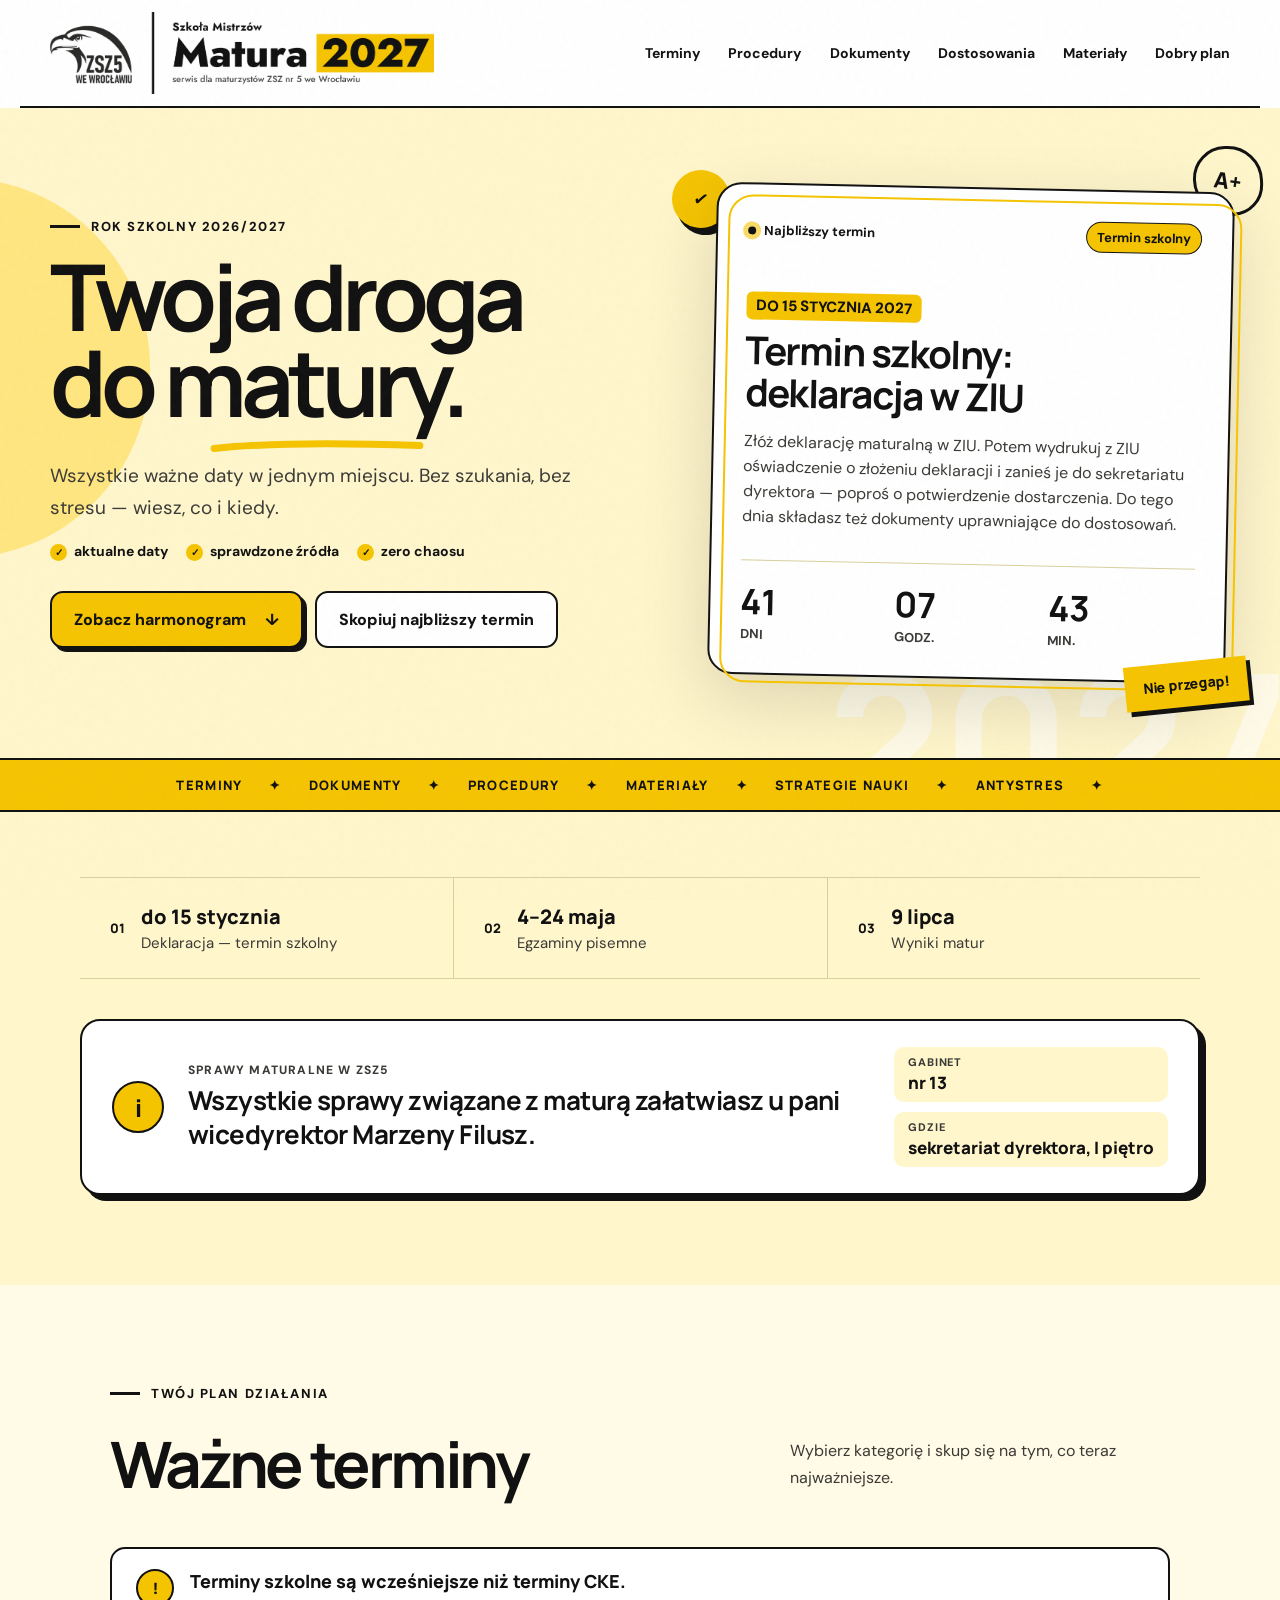
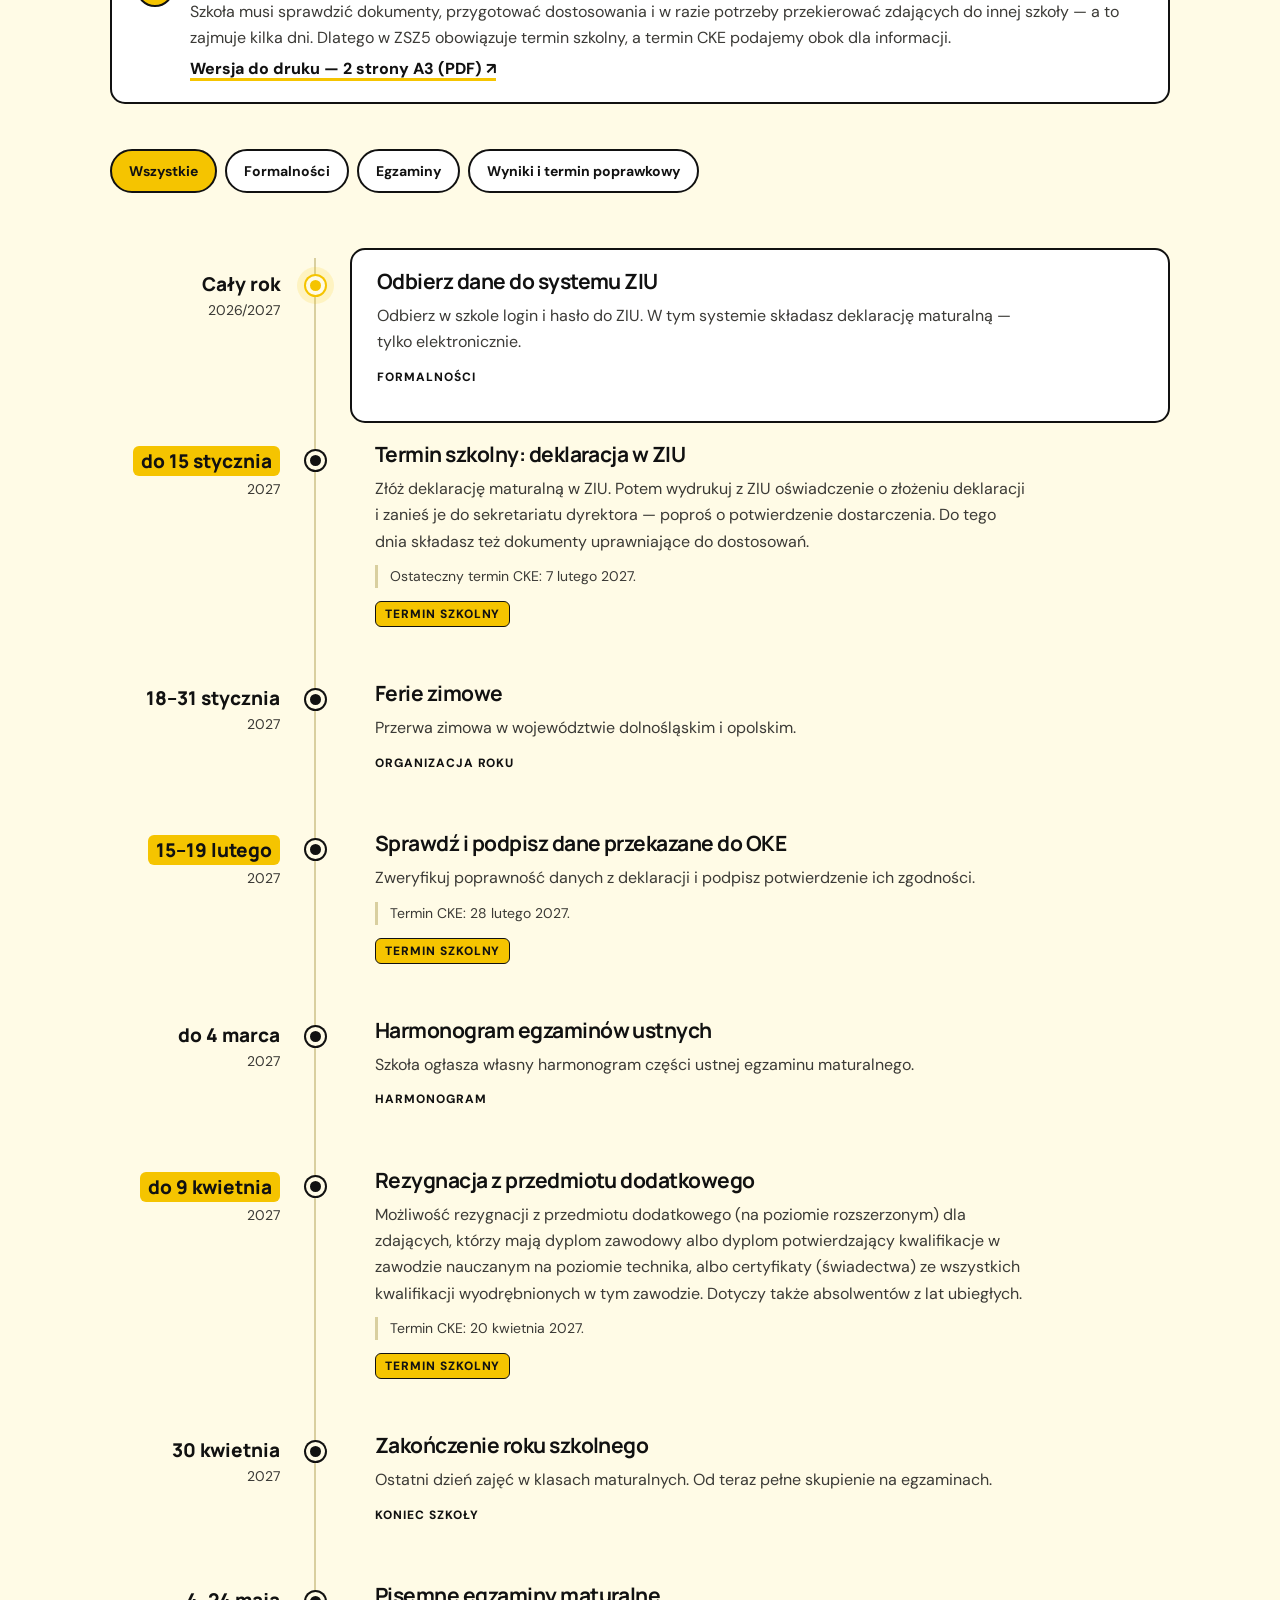
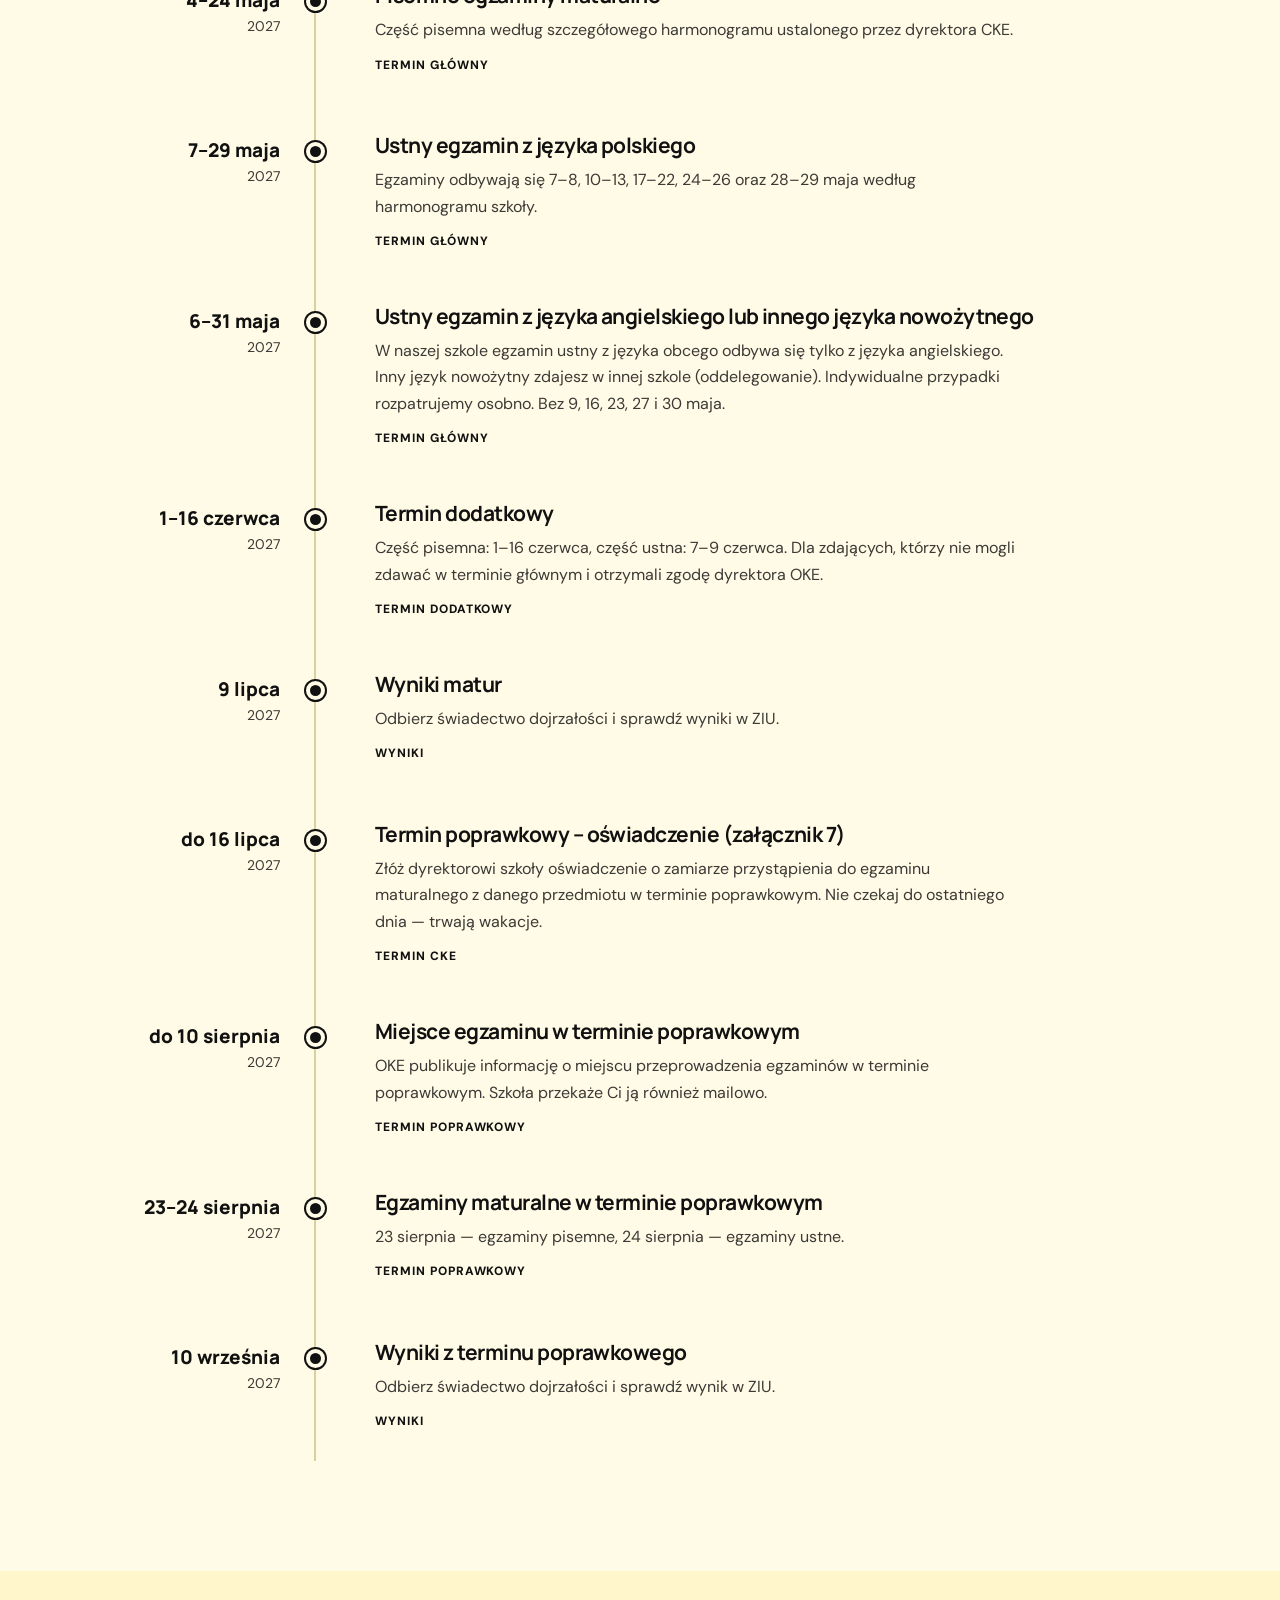
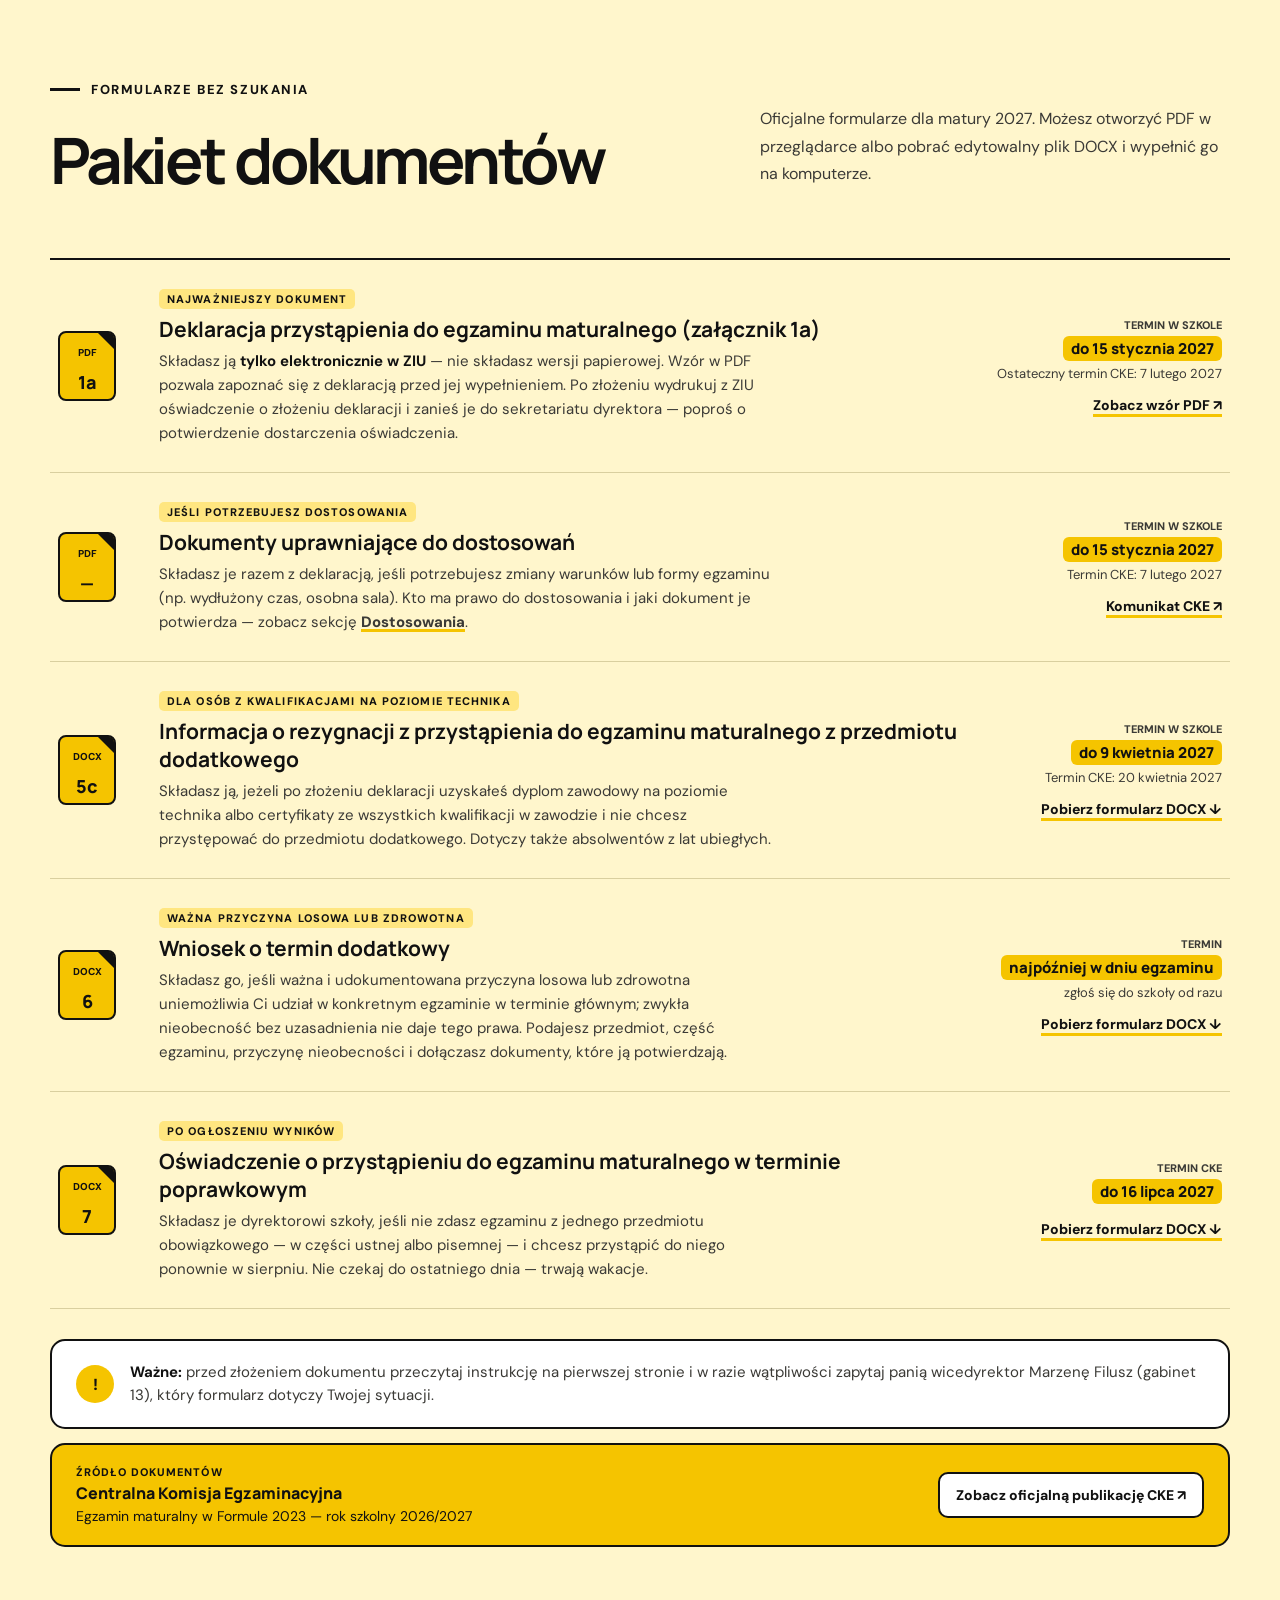
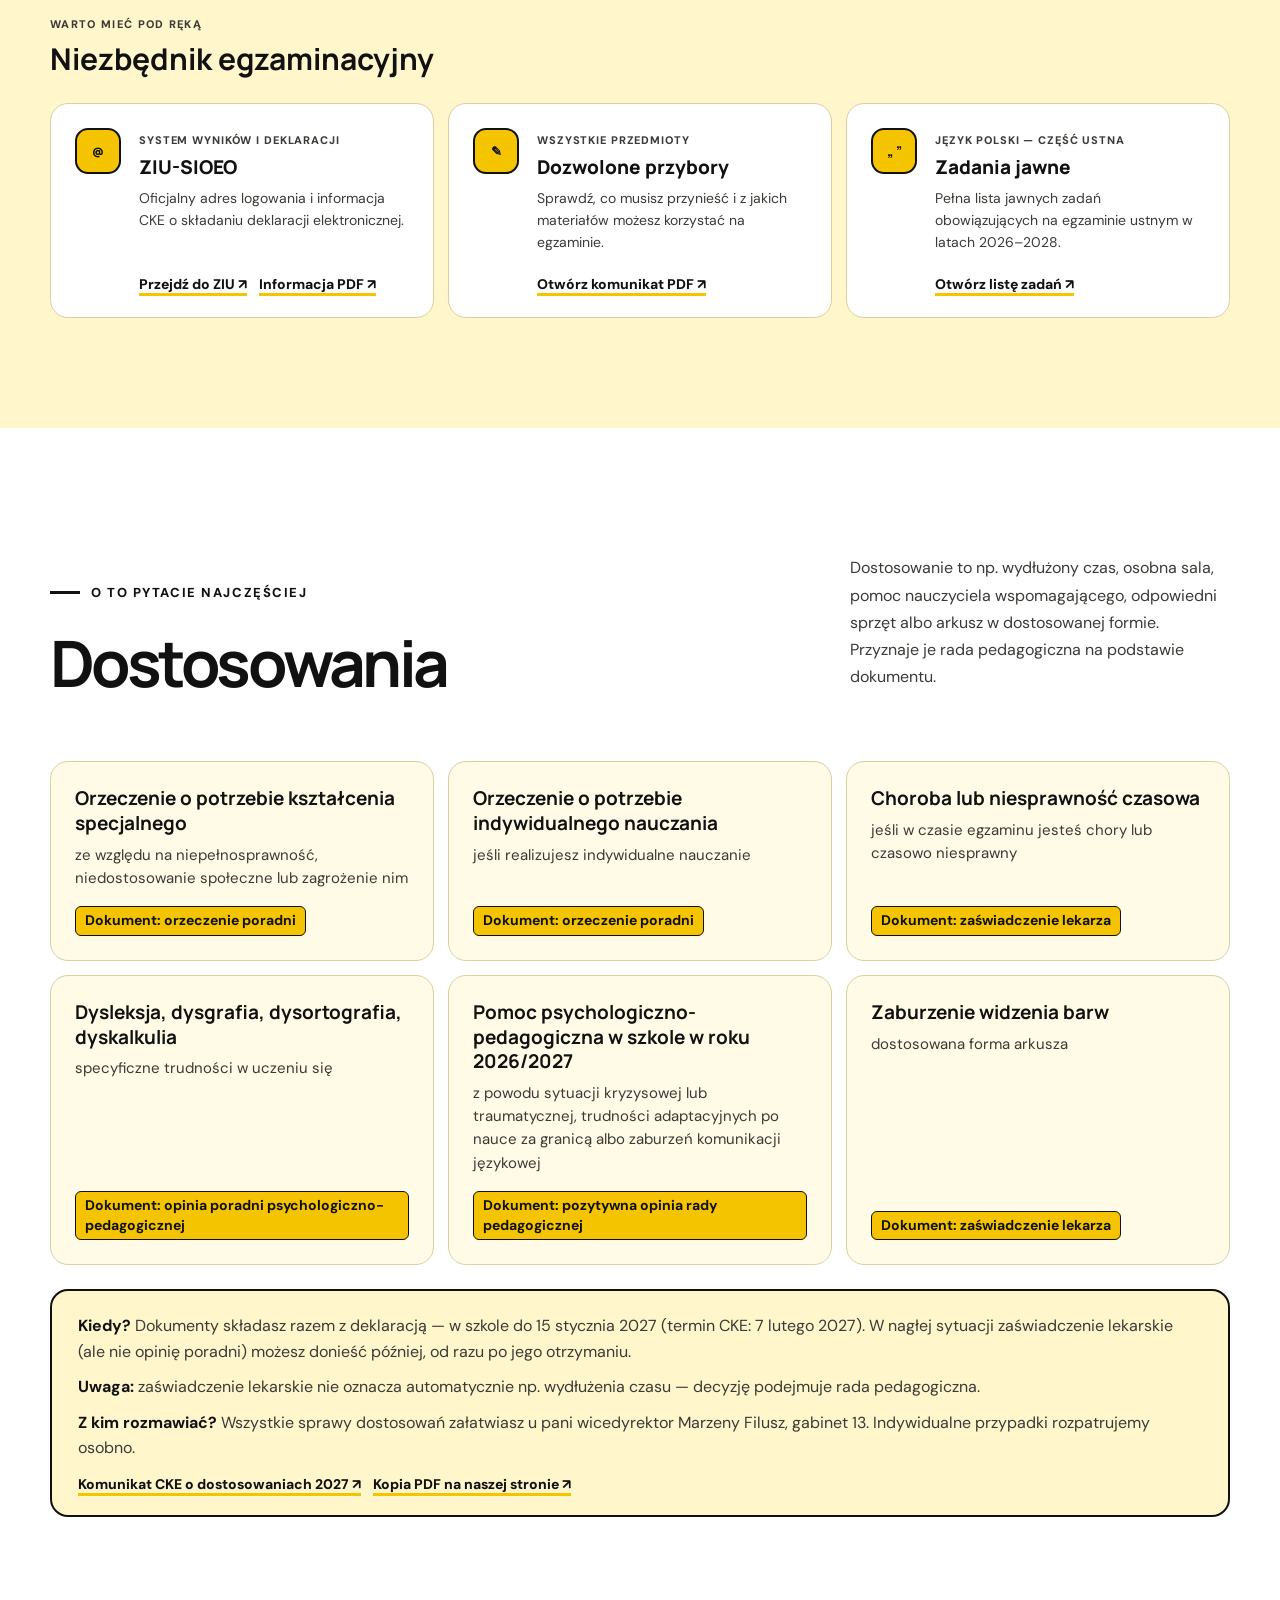
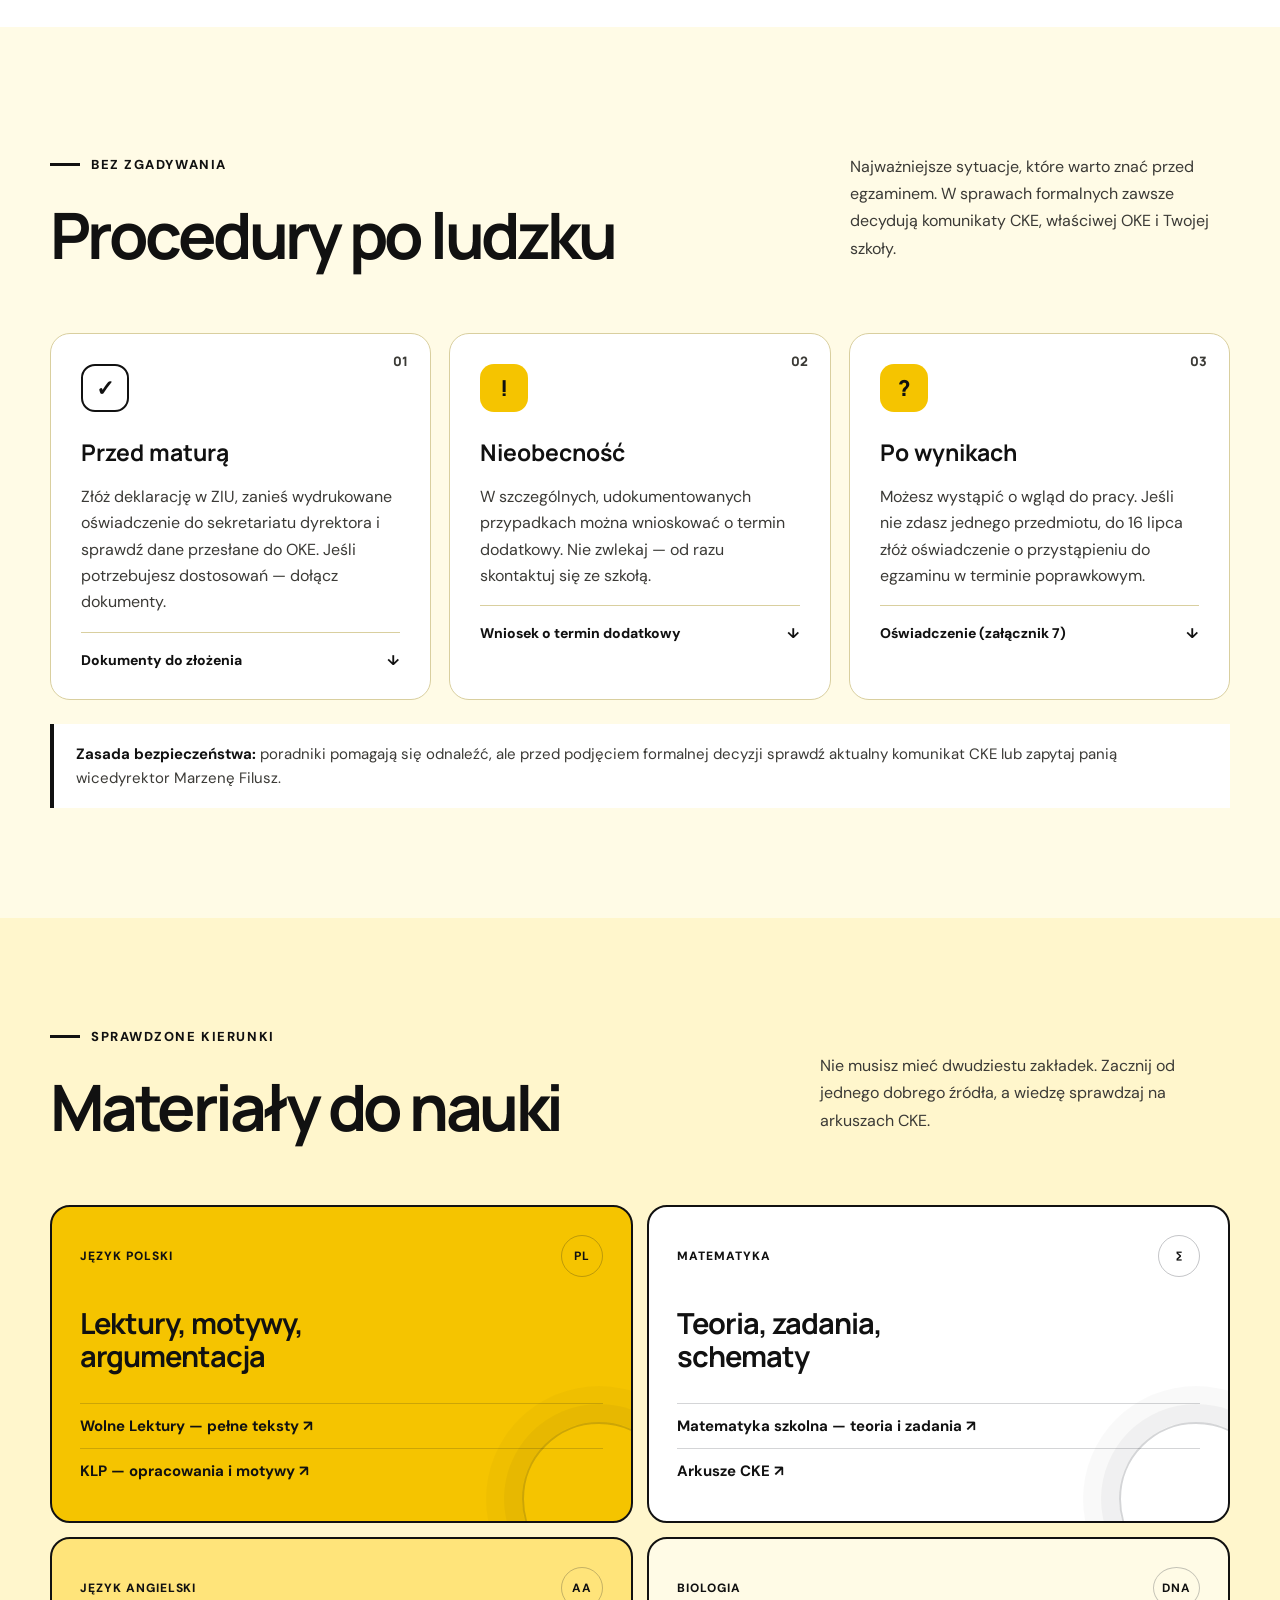
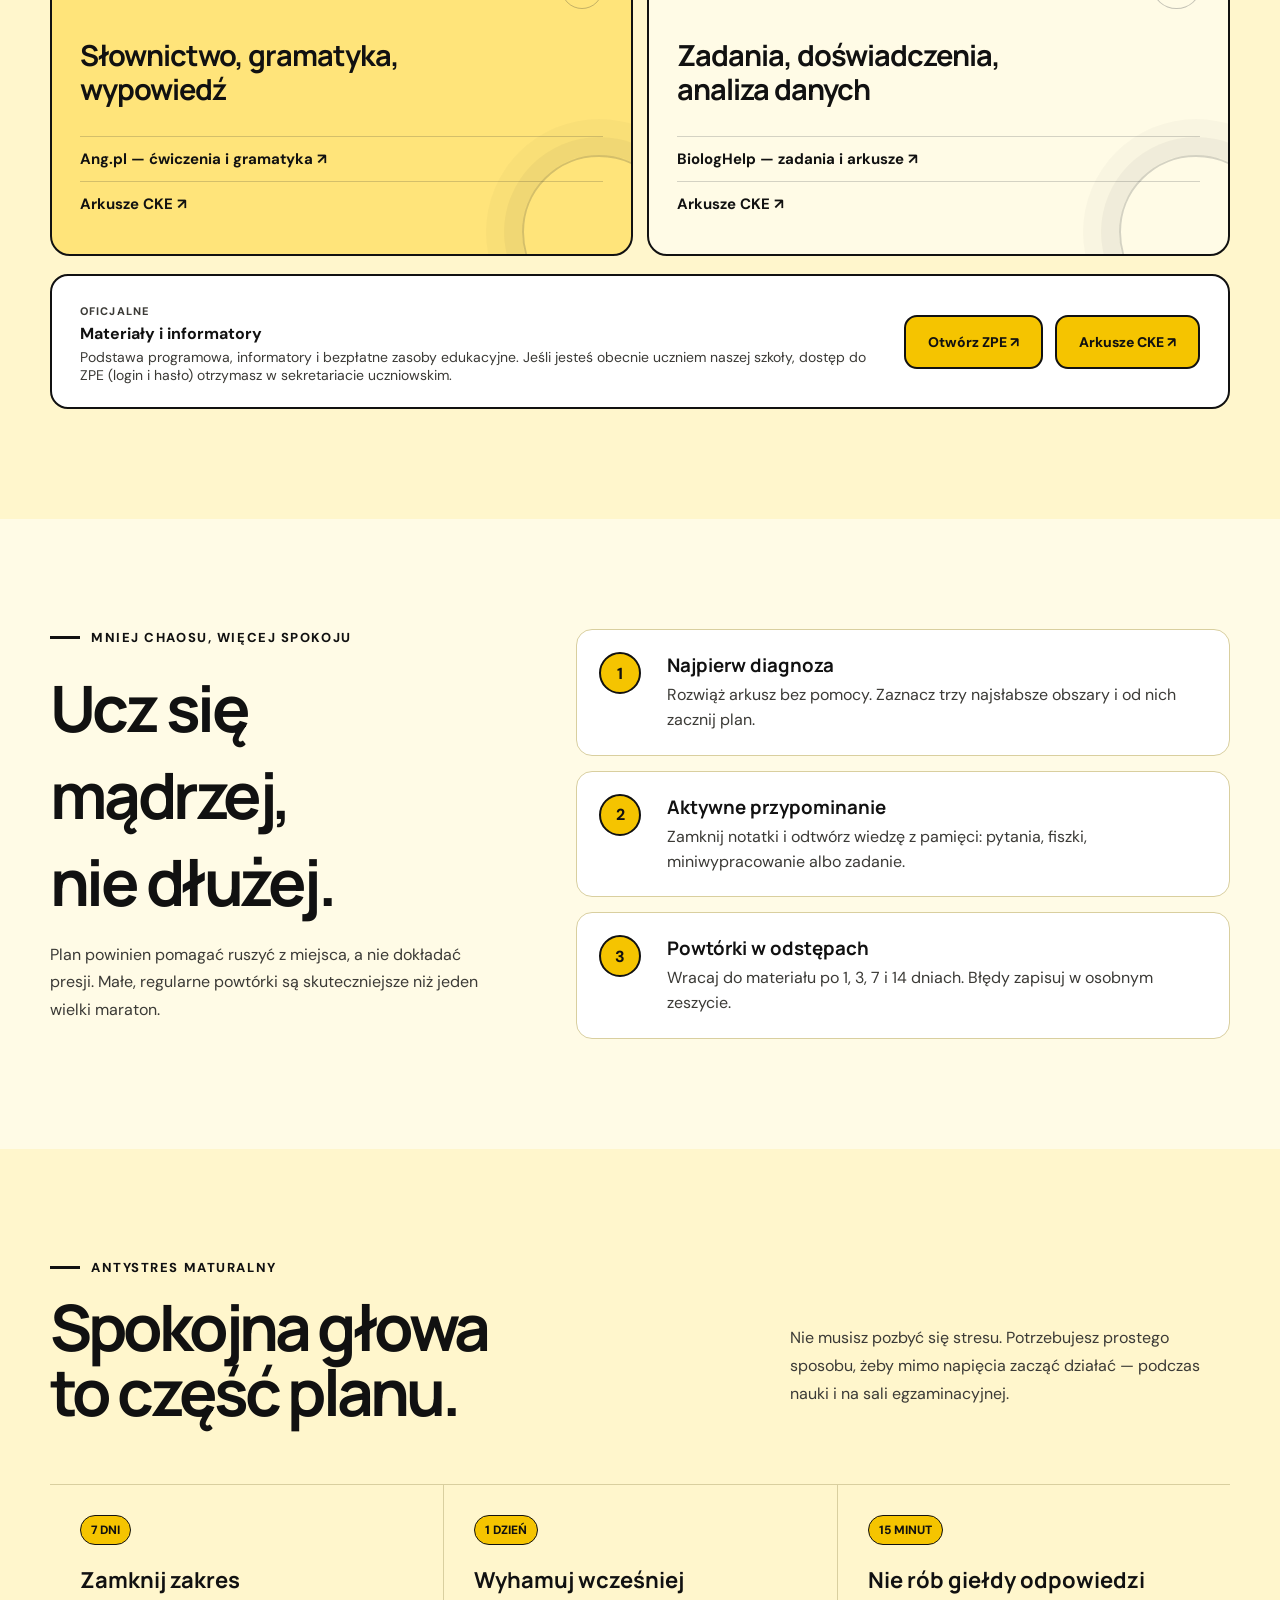
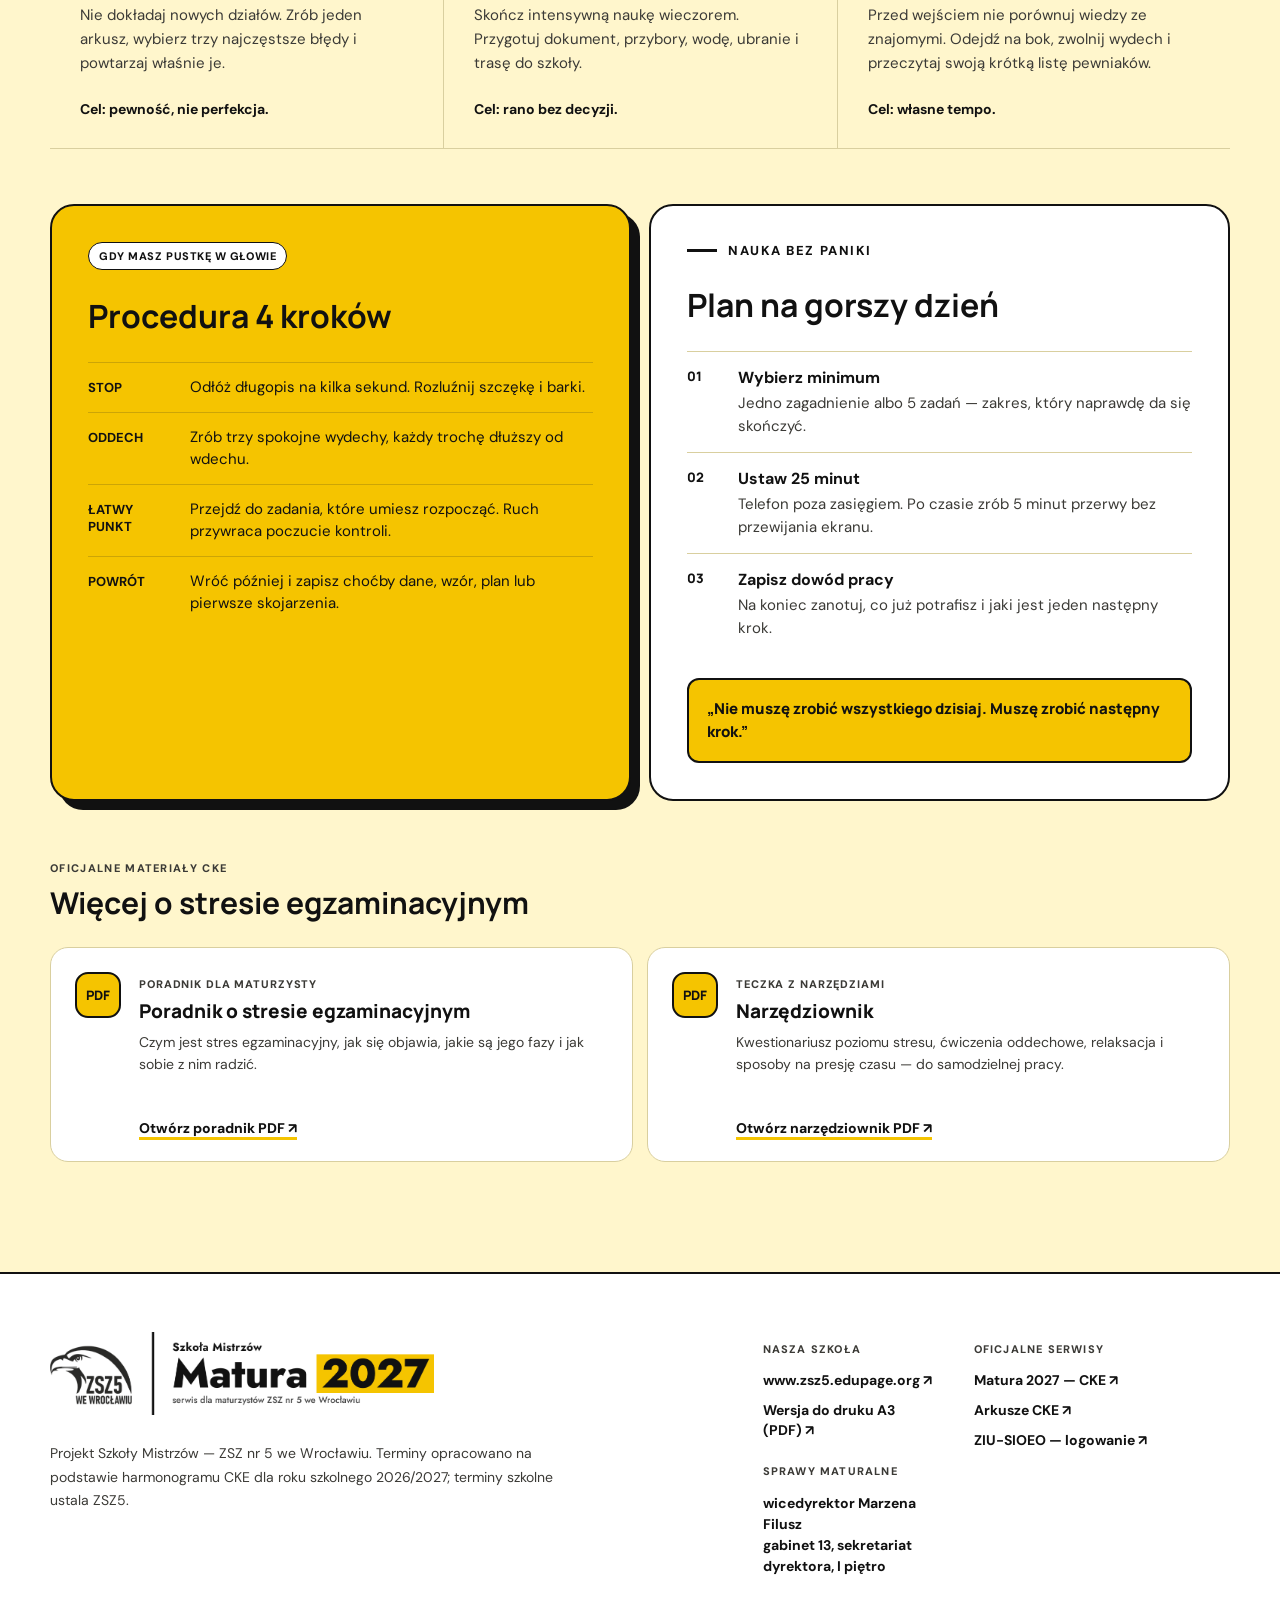
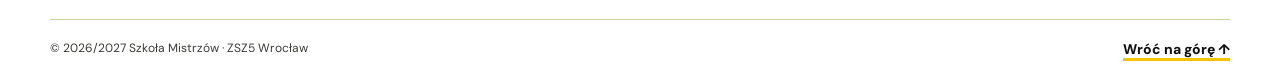
<file: index.html>
<!doctype html>
<html lang="pl">
  <head>
    <meta charset="UTF-8" />
    <meta name="viewport" content="width=device-width, initial-scale=1.0" />
    <meta name="description" content="Najważniejsze terminy matury 2027 — deklaracje, egzaminy, wyniki i termin poprawkowy w jednym miejscu." />
    <meta name="theme-color" content="#fff6cc" />
    <title>Matura 2027 — najważniejsze terminy</title>
    <link rel="preconnect" href="https://fonts.googleapis.com" />
    <link rel="preconnect" href="https://fonts.gstatic.com" crossorigin />
    <link href="https://fonts.googleapis.com/css2?family=DM+Sans:wght@400;500;600;700&family=Manrope:wght@600;700;800&display=swap" rel="stylesheet" />
    <link rel="stylesheet" href="styles.css?v=2026-11-10-1" />
    <link rel="icon" href="assets/brand/icon-matura-2027.png" type="image/png" />
  </head>
  <body>
    <header class="site-header">
      <a class="brand" href="#top" aria-label="Matura 2027 — strona główna">
        <img src="assets/brand/logo-matura-2027.png" alt="Szkoła Mistrzów — Matura 2027, serwis ZSZ nr 5 we Wrocławiu" width="2037" height="440" />
      </a>
      <nav aria-label="Główna nawigacja">
        <a href="#terminy">Terminy</a>
        <a href="#procedury">Procedury</a>
        <a href="#dokumenty">Dokumenty</a>
        <a href="#dostosowania">Dostosowania</a>
        <a href="#materialy">Materiały</a>
        <a href="#wskazowki">Dobry plan</a>
      </nav>
    </header>

    <main id="top">
      <section class="hero">
        <span class="hero-doodle doodle-one" aria-hidden="true">✓</span>
        <span class="hero-doodle doodle-two" aria-hidden="true">A+</span>
        <div class="hero-copy">
          <p class="eyebrow"><span></span> Rok szkolny 2026/2027</p>
          <h1>Twoja droga<br />do <em>matury.</em></h1>
          <p class="hero-lead">Wszystkie ważne daty w jednym miejscu. Bez szukania, bez stresu — wiesz, co i kiedy.</p>
          <div class="trust-row" aria-label="Zalety serwisu">
            <span><b>✓</b> aktualne daty</span><span><b>✓</b> sprawdzone źródła</span><span><b>✓</b> zero chaosu</span>
          </div>
          <div class="hero-actions">
            <a class="button button-primary" href="#terminy">Zobacz harmonogram <span aria-hidden="true">↓</span></a>
            <button class="button button-ghost" id="copy-next" type="button">Skopiuj najbliższy termin</button>
          </div>
        </div>

        <aside class="next-card" aria-labelledby="next-label">
          <div class="next-card-top">
            <p id="next-label"><span class="live-dot"></span> Najbliższy termin</p>
            <span id="next-badge">Ważne</span>
          </div>
          <div id="next-content">
            <p class="next-date" id="next-date">—</p>
            <h2 id="next-title">Ładowanie terminu…</h2>
            <p id="next-description"></p>
          </div>
          <div class="countdown" aria-label="Odliczanie do najbliższego terminu">
            <div><strong id="count-days">—</strong><span>dni</span></div>
            <div><strong id="count-hours">—</strong><span>godz.</span></div>
            <div><strong id="count-minutes">—</strong><span>min.</span></div>
          </div>
          <div class="card-sticker" aria-hidden="true">Nie przegap!</div>
        </aside>
      </section>

      <div class="ticker" aria-label="Skróty do sekcji serwisu">
        <div class="ticker-track">
          <div class="ticker-set">
            <a href="#terminy">Terminy</a><b>✦</b><a href="#dokumenty">Dokumenty</a><b>✦</b><a href="#procedury">Procedury</a><b>✦</b><a href="#materialy">Materiały</a><b>✦</b><a href="#wskazowki">Strategie nauki</a><b>✦</b><a href="#stres">Antystres</a><b>✦</b>
          </div>
          <div class="ticker-set" aria-hidden="true">
            <a href="#terminy" tabindex="-1">Terminy</a><b>✦</b><a href="#dokumenty" tabindex="-1">Dokumenty</a><b>✦</b><a href="#procedury" tabindex="-1">Procedury</a><b>✦</b><a href="#materialy" tabindex="-1">Materiały</a><b>✦</b><a href="#wskazowki" tabindex="-1">Strategie nauki</a><b>✦</b><a href="#stres" tabindex="-1">Antystres</a><b>✦</b>
          </div>
        </div>
      </div>

      <section class="quick-stats" aria-label="Najważniejsze informacje">
        <article><span>01</span><div><strong>do 15 stycznia</strong><small>Deklaracja — termin szkolny</small></div></article>
        <article><span>02</span><div><strong>4–24 maja</strong><small>Egzaminy pisemne</small></div></article>
        <article><span>03</span><div><strong>9 lipca</strong><small>Wyniki matur</small></div></article>
      </section>

      <section class="contact" id="kontakt" aria-labelledby="contact-title">
        <span class="contact-icon" aria-hidden="true">i</span>
        <div class="contact-copy">
          <p class="contact-label">Sprawy maturalne w ZSZ5</p>
          <h2 id="contact-title">Wszystkie sprawy związane z maturą załatwiasz u pani wicedyrektor Marzeny Filusz.</h2>
        </div>
        <dl class="contact-details">
          <div><dt>Gabinet</dt><dd>nr 13</dd></div>
          <div><dt>Gdzie</dt><dd>sekretariat dyrektora, I piętro</dd></div>
        </dl>
      </section>

      <section class="schedule" id="terminy">
        <div class="section-heading">
          <div>
            <p class="eyebrow"><span></span> Twój plan działania</p>
            <h2>Ważne terminy</h2>
          </div>
          <p>Wybierz kategorię i skup się na tym, co teraz najważniejsze.</p>
        </div>

        <div class="school-note">
          <span aria-hidden="true">!</span>
          <div>
            <strong>Terminy szkolne są wcześniejsze niż terminy CKE.</strong>
            <p>Szkoła musi sprawdzić dokumenty, przygotować dostosowania i w razie potrzeby przekierować zdających do innej szkoły — a to zajmuje kilka dni. Dlatego w ZSZ5 obowiązuje termin szkolny, a termin CKE podajemy obok dla informacji.</p>
            <p><a class="print-link" href="documents/matura-2027-gablota-A3.pdf" target="_blank" rel="noopener noreferrer">Wersja do druku — 2 strony A3 (PDF) ↗</a></p>
          </div>
        </div>

        <div class="filters" role="group" aria-label="Filtruj terminy">
          <button class="filter active" data-filter="all" type="button">Wszystkie</button>
          <button class="filter" data-filter="formalnosci" type="button">Formalności</button>
          <button class="filter" data-filter="egzaminy" type="button">Egzaminy</button>
          <button class="filter" data-filter="wyniki" type="button">Wyniki i termin poprawkowy</button>
        </div>

        <div class="timeline" id="timeline"></div>
        <p class="empty-state" id="empty-state" hidden>Brak terminów w tej kategorii.</p>
      </section>

      <section class="documents" id="dokumenty">
        <div class="documents-intro">
          <div>
            <p class="eyebrow"><span></span> Formularze bez szukania</p>
            <h2>Pakiet dokumentów</h2>
          </div>
          <p>Oficjalne formularze dla matury 2027. Możesz otworzyć PDF w przeglądarce albo pobrać edytowalny plik DOCX i wypełnić go na komputerze.</p>
        </div>

        <div class="document-list">
          <article>
            <div class="document-icon"><span>PDF</span><b>1a</b></div>
            <div class="document-copy"><span>Najważniejszy dokument</span><h3>Deklaracja przystąpienia do egzaminu maturalnego (załącznik 1a)</h3><p>Składasz ją <strong>tylko elektronicznie w ZIU</strong> — nie składasz wersji papierowej. Wzór w PDF pozwala zapoznać się z deklaracją przed jej wypełnieniem. Po złożeniu wydrukuj z ZIU oświadczenie o złożeniu deklaracji i zanieś je do sekretariatu dyrektora — poproś o potwierdzenie dostarczenia oświadczenia.</p></div>
            <div class="document-meta"><span>Termin w szkole</span><strong>do 15 stycznia 2027</strong><small>Ostateczny termin CKE: 7 lutego 2027</small><a href="documents/deklaracja-a-zalacznik-1a.pdf" target="_blank" rel="noopener noreferrer">Zobacz wzór PDF ↗</a></div>
          </article>
          <article>
            <div class="document-icon"><span>PDF</span><b>—</b></div>
            <div class="document-copy"><span>Jeśli potrzebujesz dostosowania</span><h3>Dokumenty uprawniające do dostosowań</h3><p>Składasz je razem z deklaracją, jeśli potrzebujesz zmiany warunków lub formy egzaminu (np. wydłużony czas, osobna sala). Kto ma prawo do dostosowania i jaki dokument je potwierdza — zobacz sekcję <a href="#dostosowania">Dostosowania</a>.</p></div>
            <div class="document-meta"><span>Termin w szkole</span><strong>do 15 stycznia 2027</strong><small>Termin CKE: 7 lutego 2027</small><a href="https://cke.gov.pl/images/_EGZAMIN_MATURALNY_OD_2023/komunikaty/2026_2027/20260820_EM_Komunikat_o_dostosowaniach_2027_fin.pdf" target="_blank" rel="noopener noreferrer">Komunikat CKE ↗</a></div>
          </article>
          <article>
            <div class="document-icon"><span>DOCX</span><b>5c</b></div>
            <div class="document-copy"><span>Dla osób z kwalifikacjami na poziomie technika</span><h3>Informacja o rezygnacji z przystąpienia do egzaminu maturalnego z przedmiotu dodatkowego</h3><p>Składasz ją, jeżeli po złożeniu deklaracji uzyskałeś dyplom zawodowy na poziomie technika albo certyfikaty ze wszystkich kwalifikacji w zawodzie i nie chcesz przystępować do przedmiotu dodatkowego. Dotyczy także absolwentów z lat ubiegłych.</p></div>
            <div class="document-meta"><span>Termin w szkole</span><strong>do 9 kwietnia 2027</strong><small>Termin CKE: 20 kwietnia 2027</small><a href="documents/rezygnacja-przedmiot-dodatkowy-zalacznik-5c.docx" download>Pobierz formularz DOCX ↓</a></div>
          </article>
          <article id="termin-dodatkowy">
            <div class="document-icon"><span>DOCX</span><b>6</b></div>
            <div class="document-copy"><span>Ważna przyczyna losowa lub zdrowotna</span><h3>Wniosek o termin dodatkowy</h3><p>Składasz go, jeśli ważna i udokumentowana przyczyna losowa lub zdrowotna uniemożliwia Ci udział w konkretnym egzaminie w terminie głównym; zwykła nieobecność bez uzasadnienia nie daje tego prawa. Podajesz przedmiot, część egzaminu, przyczynę nieobecności i dołączasz dokumenty, które ją potwierdzają.</p></div>
            <div class="document-meta"><span>Termin</span><strong>najpóźniej w dniu egzaminu</strong><small>zgłoś się do szkoły od razu</small><a href="documents/wniosek-termin-dodatkowy-zalacznik-6.docx" download>Pobierz formularz DOCX ↓</a></div>
          </article>
          <article id="termin-poprawkowy">
            <div class="document-icon"><span>DOCX</span><b>7</b></div>
            <div class="document-copy"><span>Po ogłoszeniu wyników</span><h3>Oświadczenie o przystąpieniu do egzaminu maturalnego w terminie poprawkowym</h3><p>Składasz je dyrektorowi szkoły, jeśli nie zdasz egzaminu z jednego przedmiotu obowiązkowego — w części ustnej albo pisemnej — i chcesz przystąpić do niego ponownie w sierpniu. Nie czekaj do ostatniego dnia — trwają wakacje.</p></div>
            <div class="document-meta"><span>Termin CKE</span><strong>do 16 lipca 2027</strong><a href="documents/oswiadczenie-termin-poprawkowy-zalacznik-7.docx" download>Pobierz formularz DOCX ↓</a></div>
          </article>
        </div>

        <div class="document-warning"><span>!</span><p><strong>Ważne:</strong> przed złożeniem dokumentu przeczytaj instrukcję na pierwszej stronie i w razie wątpliwości zapytaj panią wicedyrektor Marzenę Filusz (gabinet 13), który formularz dotyczy Twojej sytuacji.</p></div>
        <div class="document-source">
          <div><span>Źródło dokumentów</span><strong>Centralna Komisja Egzaminacyjna</strong><p>Egzamin maturalny w Formule 2023 — rok szkolny 2026/2027</p></div>
          <a href="https://cke.gov.pl/egzamin-maturalny/egzamin-maturalny-w-formule-2023/harmonogram-komunikaty-i-informacje/rok-szkolny-2026-2027/" target="_blank" rel="noopener noreferrer">Zobacz oficjalną publikację CKE ↗</a>
        </div>

        <div class="exam-toolkit">
          <div class="toolkit-heading"><span>Warto mieć pod ręką</span><h3>Niezbędnik egzaminacyjny</h3></div>
          <div class="toolkit-grid">
            <article>
              <span class="toolkit-symbol">@</span>
              <div><small>System wyników i deklaracji</small><h4>ZIU-SIOEO</h4><p>Oficjalny adres logowania i informacja CKE o składaniu deklaracji elektronicznej.</p><div class="toolkit-links"><a href="https://ziu.gov.pl/login" target="_blank" rel="noopener noreferrer">Przejdź do ZIU ↗</a><a href="documents/informacja-cke-adres-ziu-2027.pdf" target="_blank" rel="noopener noreferrer">Informacja PDF ↗</a></div></div>
            </article>
            <article>
              <span class="toolkit-symbol">✎</span>
              <div><small>Wszystkie przedmioty</small><h4>Dozwolone przybory</h4><p>Sprawdź, co musisz przynieść i z jakich materiałów możesz korzystać na egzaminie.</p><div class="toolkit-links"><a href="documents/komunikat-cke-przybory-2027.pdf" target="_blank" rel="noopener noreferrer">Otwórz komunikat PDF ↗</a></div></div>
            </article>
            <article>
              <span class="toolkit-symbol">„ ”</span>
              <div><small>Język polski — część ustna</small><h4>Zadania jawne</h4><p>Pełna lista jawnych zadań obowiązujących na egzaminie ustnym w latach 2026–2028.</p><div class="toolkit-links"><a href="documents/jezyk-polski-zadania-jawne-2026-2028.pdf" target="_blank" rel="noopener noreferrer">Otwórz listę zadań ↗</a></div></div>
            </article>
          </div>
        </div>
      </section>

      <section class="adjustments" id="dostosowania">
        <div class="section-heading">
          <div>
            <p class="eyebrow"><span></span> O to pytacie najczęściej</p>
            <h2>Dostosowania</h2>
          </div>
          <p>Dostosowanie to np. wydłużony czas, osobna sala, pomoc nauczyciela wspomagającego, odpowiedni sprzęt albo arkusz w dostosowanej formie. Przyznaje je rada pedagogiczna na podstawie dokumentu.</p>
        </div>
        <div class="adjustment-grid">
          <article><h3>Orzeczenie o potrzebie kształcenia specjalnego</h3><p>ze względu na niepełnosprawność, niedostosowanie społeczne lub zagrożenie nim</p><strong>Dokument: orzeczenie poradni</strong></article>
          <article><h3>Orzeczenie o potrzebie indywidualnego nauczania</h3><p>jeśli realizujesz indywidualne nauczanie</p><strong>Dokument: orzeczenie poradni</strong></article>
          <article><h3>Choroba lub niesprawność czasowa</h3><p>jeśli w czasie egzaminu jesteś chory lub czasowo niesprawny</p><strong>Dokument: zaświadczenie lekarza</strong></article>
          <article><h3>Dysleksja, dysgrafia, dysortografia, dyskalkulia</h3><p>specyficzne trudności w uczeniu się</p><strong>Dokument: opinia poradni psychologiczno-pedagogicznej</strong></article>
          <article><h3>Pomoc psychologiczno-pedagogiczna w szkole w roku 2026/2027</h3><p>z powodu sytuacji kryzysowej lub traumatycznej, trudności adaptacyjnych po nauce za granicą albo zaburzeń komunikacji językowej</p><strong>Dokument: pozytywna opinia rady pedagogicznej</strong></article>
          <article><h3>Zaburzenie widzenia barw</h3><p>dostosowana forma arkusza</p><strong>Dokument: zaświadczenie lekarza</strong></article>
        </div>
        <div class="adjustment-notes">
          <p><strong>Kiedy?</strong> Dokumenty składasz razem z deklaracją — w szkole do 15 stycznia 2027 (termin CKE: 7 lutego 2027). W nagłej sytuacji zaświadczenie lekarskie (ale nie opinię poradni) możesz donieść później, od razu po jego otrzymaniu.</p>
          <p><strong>Uwaga:</strong> zaświadczenie lekarskie nie oznacza automatycznie np. wydłużenia czasu — decyzję podejmuje rada pedagogiczna.</p>
          <p><strong>Z kim rozmawiać?</strong> Wszystkie sprawy dostosowań załatwiasz u pani wicedyrektor Marzeny Filusz, gabinet 13. Indywidualne przypadki rozpatrujemy osobno.</p>
          <div class="toolkit-links"><a href="https://cke.gov.pl/images/_EGZAMIN_MATURALNY_OD_2023/komunikaty/2026_2027/20260820_EM_Komunikat_o_dostosowaniach_2027_fin.pdf" target="_blank" rel="noopener noreferrer">Komunikat CKE o dostosowaniach 2027 ↗</a><a href="documents/komunikat-cke-dostosowania-2027.pdf" target="_blank" rel="noopener noreferrer">Kopia PDF na naszej stronie ↗</a></div>
        </div>
      </section>

      <section class="procedures" id="procedury">
        <div class="section-heading">
          <div>
            <p class="eyebrow"><span></span> Bez zgadywania</p>
            <h2>Procedury po ludzku</h2>
          </div>
          <p>Najważniejsze sytuacje, które warto znać przed egzaminem. W sprawach formalnych zawsze decydują komunikaty CKE, właściwej OKE i Twojej szkoły.</p>
        </div>
        <div class="procedure-grid">
          <article>
            <span class="card-number">01</span>
            <div class="card-icon blue">✓</div>
            <h3>Przed maturą</h3>
            <p>Złóż deklarację w ZIU, zanieś wydrukowane oświadczenie do sekretariatu dyrektora i sprawdź dane przesłane do OKE. Jeśli potrzebujesz dostosowań — dołącz dokumenty.</p>
            <a href="#dokumenty">Dokumenty do złożenia <span>↓</span></a>
          </article>
          <article>
            <span class="card-number">02</span>
            <div class="card-icon yellow">!</div>
            <h3>Nieobecność</h3>
            <p>W szczególnych, udokumentowanych przypadkach można wnioskować o termin dodatkowy. Nie zwlekaj — od razu skontaktuj się ze szkołą.</p>
            <a href="#termin-dodatkowy">Wniosek o termin dodatkowy <span>↓</span></a>
          </article>
          <article>
            <span class="card-number">03</span>
            <div class="card-icon coral">?</div>
            <h3>Po wynikach</h3>
            <p>Możesz wystąpić o wgląd do pracy. Jeśli nie zdasz jednego przedmiotu, do 16 lipca złóż oświadczenie o przystąpieniu do egzaminu w terminie poprawkowym.</p>
            <a href="#termin-poprawkowy">Oświadczenie (załącznik 7) <span>↓</span></a>
          </article>
        </div>
        <div class="official-note"><strong>Zasada bezpieczeństwa:</strong> poradniki pomagają się odnaleźć, ale przed podjęciem formalnej decyzji sprawdź aktualny komunikat CKE lub zapytaj panią wicedyrektor Marzenę Filusz.</div>
      </section>

      <section class="resources" id="materialy">
        <div class="resources-heading">
          <div>
            <p class="eyebrow light"><span></span> Sprawdzone kierunki</p>
            <h2>Materiały do nauki</h2>
          </div>
          <p>Nie musisz mieć dwudziestu zakładek. Zacznij od jednego dobrego źródła, a wiedzę sprawdzaj na arkuszach CKE.</p>
        </div>
        <div class="resource-grid">
          <article class="resource-card polish">
            <div class="resource-top"><span>Język polski</span><b>PL</b></div>
            <h3>Lektury, motywy,<br />argumentacja</h3>
            <ul><li><a href="https://wolnelektury.pl/" target="_blank" rel="noopener noreferrer">Wolne Lektury — pełne teksty ↗</a></li><li><a href="https://klp.pl/" target="_blank" rel="noopener noreferrer">KLP — opracowania i motywy ↗</a></li></ul>
          </article>
          <article class="resource-card math">
            <div class="resource-top"><span>Matematyka</span><b>∑</b></div>
            <h3>Teoria, zadania,<br />schematy</h3>
            <ul><li><a href="https://matematykaszkolna.pl/" target="_blank" rel="noopener noreferrer">Matematyka szkolna — teoria i zadania ↗</a></li><li><a href="https://cke.gov.pl/egzamin-maturalny/egzamin-maturalny-w-formule-2023/arkusze/" target="_blank" rel="noopener noreferrer">Arkusze CKE ↗</a></li></ul>
          </article>
          <article class="resource-card english">
            <div class="resource-top"><span>Język angielski</span><b>Aa</b></div>
            <h3>Słownictwo, gramatyka,<br />wypowiedź</h3>
            <ul><li><a href="https://www.ang.pl/" target="_blank" rel="noopener noreferrer">Ang.pl — ćwiczenia i gramatyka ↗</a></li><li><a href="https://cke.gov.pl/egzamin-maturalny/egzamin-maturalny-w-formule-2023/arkusze/" target="_blank" rel="noopener noreferrer">Arkusze CKE ↗</a></li></ul>
          </article>
          <article class="resource-card biology">
            <div class="resource-top"><span>Biologia</span><b>DNA</b></div>
            <h3>Zadania, doświadczenia,<br />analiza danych</h3>
            <ul><li><a href="https://biologhelp.pl/" target="_blank" rel="noopener noreferrer">BiologHelp — zadania i arkusze ↗</a></li><li><a href="https://cke.gov.pl/egzamin-maturalny/egzamin-maturalny-w-formule-2023/arkusze/" target="_blank" rel="noopener noreferrer">Arkusze CKE ↗</a></li></ul>
          </article>
        </div>
        <div class="resource-footer">
          <div><span>OFICJALNE</span><strong>Materiały i informatory</strong><p>Podstawa programowa, informatory i bezpłatne zasoby edukacyjne. Jeśli jesteś obecnie uczniem naszej szkoły, dostęp do ZPE (login i hasło) otrzymasz w sekretariacie uczniowskim.</p></div>
          <a class="button button-light" href="https://zpe.gov.pl/" target="_blank" rel="noopener noreferrer">Otwórz ZPE ↗</a>
          <a class="button button-light" href="https://cke.gov.pl/egzamin-maturalny/egzamin-maturalny-w-formule-2023/arkusze/" target="_blank" rel="noopener noreferrer">Arkusze CKE ↗</a>
        </div>
      </section>

      <section class="tips" id="wskazowki">
        <div class="tips-intro">
          <p class="eyebrow light"><span></span> Mniej chaosu, więcej spokoju</p>
          <h2>Ucz się mądrzej,<br />nie dłużej.</h2>
          <p>Plan powinien pomagać ruszyć z miejsca, a nie dokładać presji. Małe, regularne powtórki są skuteczniejsze niż jeden wielki maraton.</p>
        </div>
        <div class="tips-grid">
          <article><span>1</span><div><h3>Najpierw diagnoza</h3><p>Rozwiąż arkusz bez pomocy. Zaznacz trzy najsłabsze obszary i od nich zacznij plan.</p></div></article>
          <article><span>2</span><div><h3>Aktywne przypominanie</h3><p>Zamknij notatki i odtwórz wiedzę z pamięci: pytania, fiszki, miniwypracowanie albo zadanie.</p></div></article>
          <article><span>3</span><div><h3>Powtórki w odstępach</h3><p>Wracaj do materiału po 1, 3, 7 i 14 dniach. Błędy zapisuj w osobnym zeszycie.</p></div></article>
        </div>
      </section>

      <section class="exam-stress" id="stres">
        <div class="stress-heading">
          <div><p class="eyebrow"><span></span> Antystres maturalny</p><h2>Spokojna głowa<br />to część planu.</h2></div>
          <p>Nie musisz pozbyć się stresu. Potrzebujesz prostego sposobu, żeby mimo napięcia zacząć działać — podczas nauki i na sali egzaminacyjnej.</p>
        </div>

        <div class="stress-timeline">
          <article><span>7 dni</span><h3>Zamknij zakres</h3><p>Nie dokładaj nowych działów. Zrób jeden arkusz, wybierz trzy najczęstsze błędy i powtarzaj właśnie je.</p><strong>Cel: pewność, nie perfekcja.</strong></article>
          <article><span>1 dzień</span><h3>Wyhamuj wcześniej</h3><p>Skończ intensywną naukę wieczorem. Przygotuj dokument, przybory, wodę, ubranie i trasę do szkoły.</p><strong>Cel: rano bez decyzji.</strong></article>
          <article><span>15 minut</span><h3>Nie rób giełdy odpowiedzi</h3><p>Przed wejściem nie porównuj wiedzy ze znajomymi. Odejdź na bok, zwolnij wydech i przeczytaj swoją krótką listę pewniaków.</p><strong>Cel: własne tempo.</strong></article>
        </div>

        <div class="stress-lab">
          <div class="blackout-card">
            <span class="calm-label">Gdy masz pustkę w głowie</span>
            <h3>Procedura 4 kroków</h3>
            <ol>
              <li><b>STOP</b><p>Odłóż długopis na kilka sekund. Rozluźnij szczękę i barki.</p></li>
              <li><b>ODDECH</b><p>Zrób trzy spokojne wydechy, każdy trochę dłuższy od wdechu.</p></li>
              <li><b>ŁATWY PUNKT</b><p>Przejdź do zadania, które umiesz rozpocząć. Ruch przywraca poczucie kontroli.</p></li>
              <li><b>POWRÓT</b><p>Wróć później i zapisz choćby dane, wzór, plan lub pierwsze skojarzenia.</p></li>
            </ol>
          </div>
          <div class="study-pressure">
            <p class="eyebrow light"><span></span> Nauka bez paniki</p>
            <h3>Plan na gorszy dzień</h3>
            <div class="micro-plan"><span>01</span><div><strong>Wybierz minimum</strong><p>Jedno zagadnienie albo 5 zadań — zakres, który naprawdę da się skończyć.</p></div></div>
            <div class="micro-plan"><span>02</span><div><strong>Ustaw 25 minut</strong><p>Telefon poza zasięgiem. Po czasie zrób 5 minut przerwy bez przewijania ekranu.</p></div></div>
            <div class="micro-plan"><span>03</span><div><strong>Zapisz dowód pracy</strong><p>Na koniec zanotuj, co już potrafisz i jaki jest jeden następny krok.</p></div></div>
            <blockquote>„Nie muszę zrobić wszystkiego dzisiaj. Muszę zrobić następny krok.”</blockquote>
          </div>
        </div>

        <div class="stress-materials">
          <div class="toolkit-heading"><span>Oficjalne materiały CKE</span><h3>Więcej o stresie egzaminacyjnym</h3></div>
          <div class="toolkit-grid two">
            <article>
              <span class="toolkit-symbol">PDF</span>
              <div><small>Poradnik dla maturzysty</small><h4>Poradnik o stresie egzaminacyjnym</h4><p>Czym jest stres egzaminacyjny, jak się objawia, jakie są jego fazy i jak sobie z nim radzić.</p><div class="toolkit-links"><a href="documents/cke-poradnik-stres-egzaminacyjny.pdf" target="_blank" rel="noopener noreferrer">Otwórz poradnik PDF ↗</a></div></div>
            </article>
            <article>
              <span class="toolkit-symbol">PDF</span>
              <div><small>Teczka z narzędziami</small><h4>Narzędziownik</h4><p>Kwestionariusz poziomu stresu, ćwiczenia oddechowe, relaksacja i sposoby na presję czasu — do samodzielnej pracy.</p><div class="toolkit-links"><a href="documents/cke-narzedziownik-stres-egzaminacyjny.pdf" target="_blank" rel="noopener noreferrer">Otwórz narzędziownik PDF ↗</a></div></div>
            </article>
          </div>
        </div>
      </section>
    </main>

    <footer>
      <div class="footer-main">
        <div class="footer-identity">
          <a class="brand footer-brand" href="#top"><img src="assets/brand/logo-matura-2027.png" alt="Szkoła Mistrzów — Matura 2027, serwis ZSZ nr 5 we Wrocławiu" width="2037" height="440" /></a>
          <p>Projekt Szkoły Mistrzów — ZSZ nr 5 we Wrocławiu. Terminy opracowano na podstawie harmonogramu CKE dla roku szkolnego 2026/2027; terminy szkolne ustala ZSZ5.</p>
        </div>
        <div class="footer-links">
          <div><span>Nasza szkoła</span><a href="https://zsz5.edupage.org/" target="_blank" rel="noopener noreferrer">www.zsz5.edupage.org ↗</a><a href="documents/matura-2027-gablota-A3.pdf" target="_blank" rel="noopener noreferrer">Wersja do druku A3 (PDF) ↗</a><span class="footer-contact-label">Sprawy maturalne</span><p class="footer-contact">wicedyrektor Marzena Filusz<br />gabinet 13, sekretariat dyrektora, I piętro</p></div>
          <div><span>Oficjalne serwisy</span><a href="https://cke.gov.pl/egzamin-maturalny/egzamin-maturalny-w-formule-2023/harmonogram-komunikaty-i-informacje/rok-szkolny-2026-2027/" target="_blank" rel="noopener noreferrer">Matura 2027 — CKE ↗</a><a href="https://cke.gov.pl/egzamin-maturalny/egzamin-maturalny-w-formule-2023/arkusze/" target="_blank" rel="noopener noreferrer">Arkusze CKE ↗</a><a href="https://ziu.gov.pl/login" target="_blank" rel="noopener noreferrer">ZIU-SIOEO — logowanie ↗</a></div>
        </div>
      </div>
      <div class="footer-bottom"><span>© 2026/2027 Szkoła Mistrzów · ZSZ5 Wrocław</span><a href="#top">Wróć na górę ↑</a></div>
    </footer>

    <div class="toast" id="toast" role="status" aria-live="polite">Termin skopiowany!</div>
    <script src="script.js?v=2026-11-10-1"></script>
  </body>
</html>
</file>
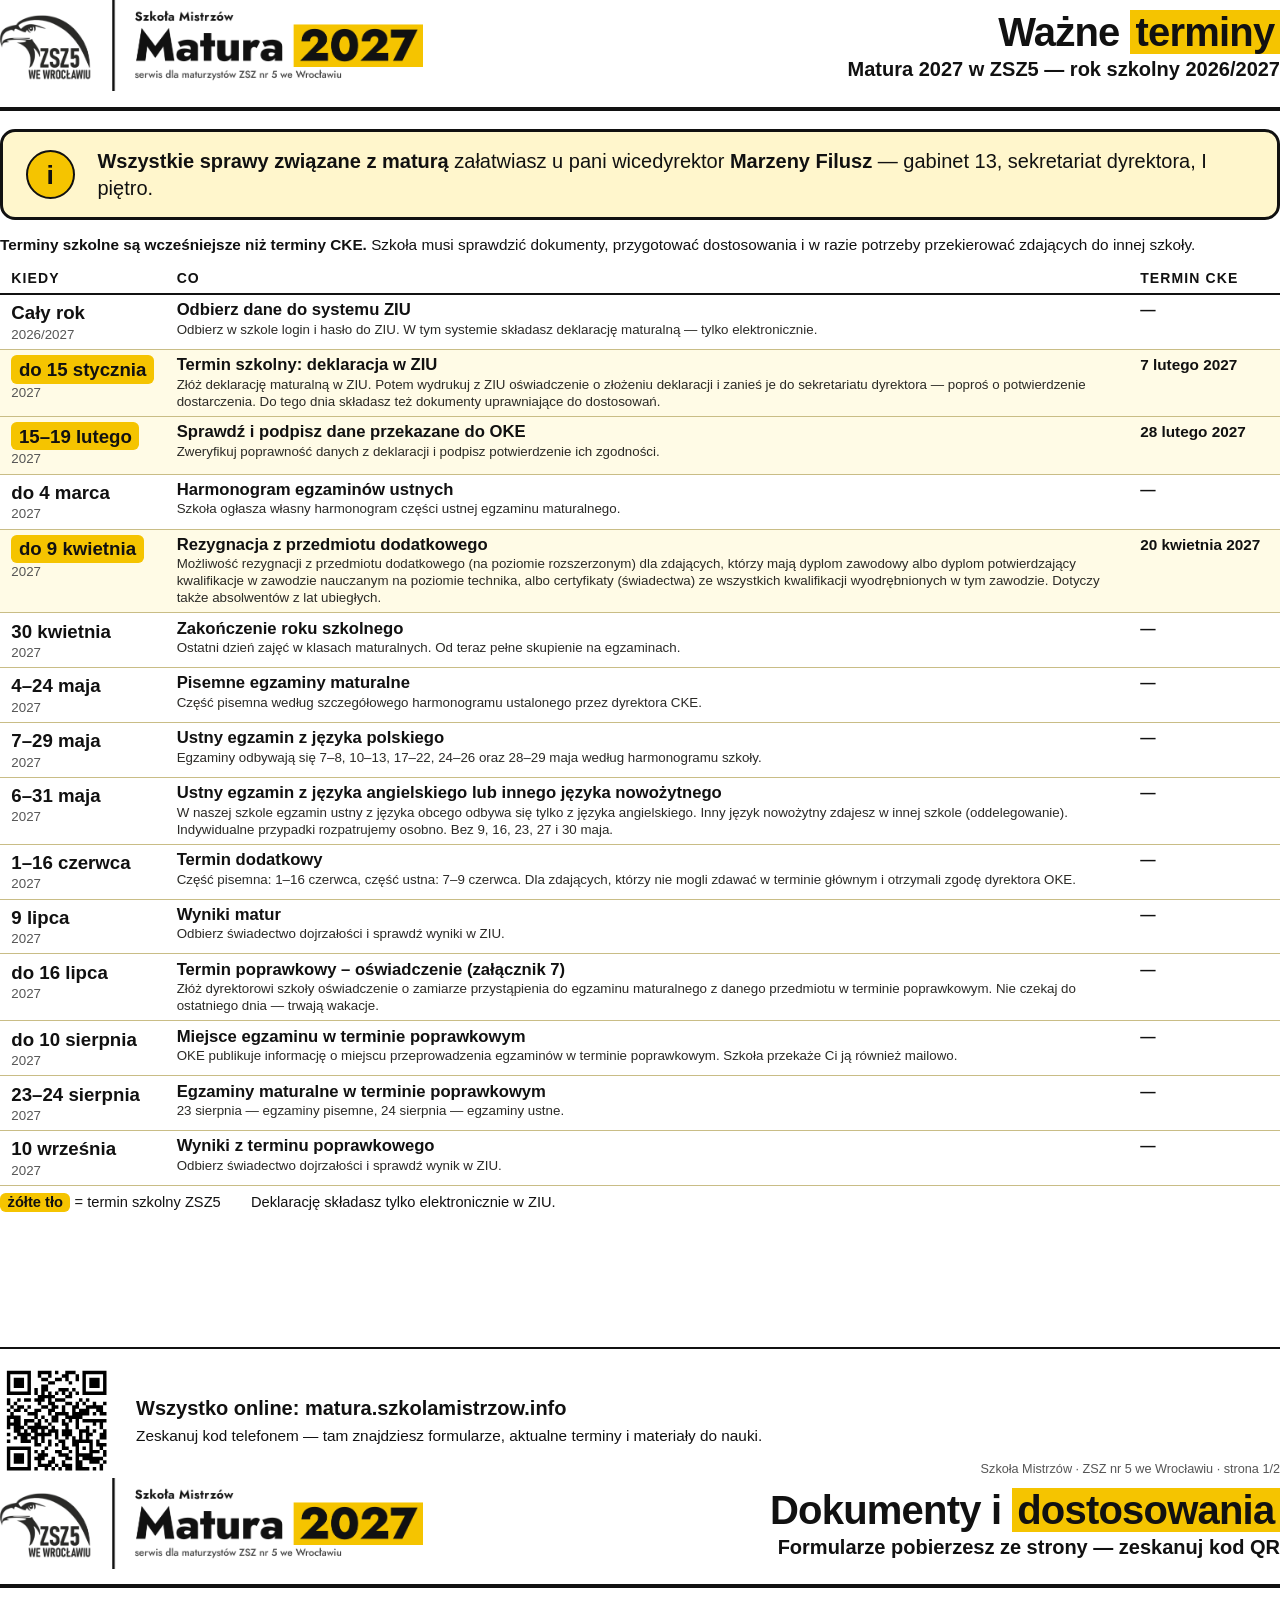
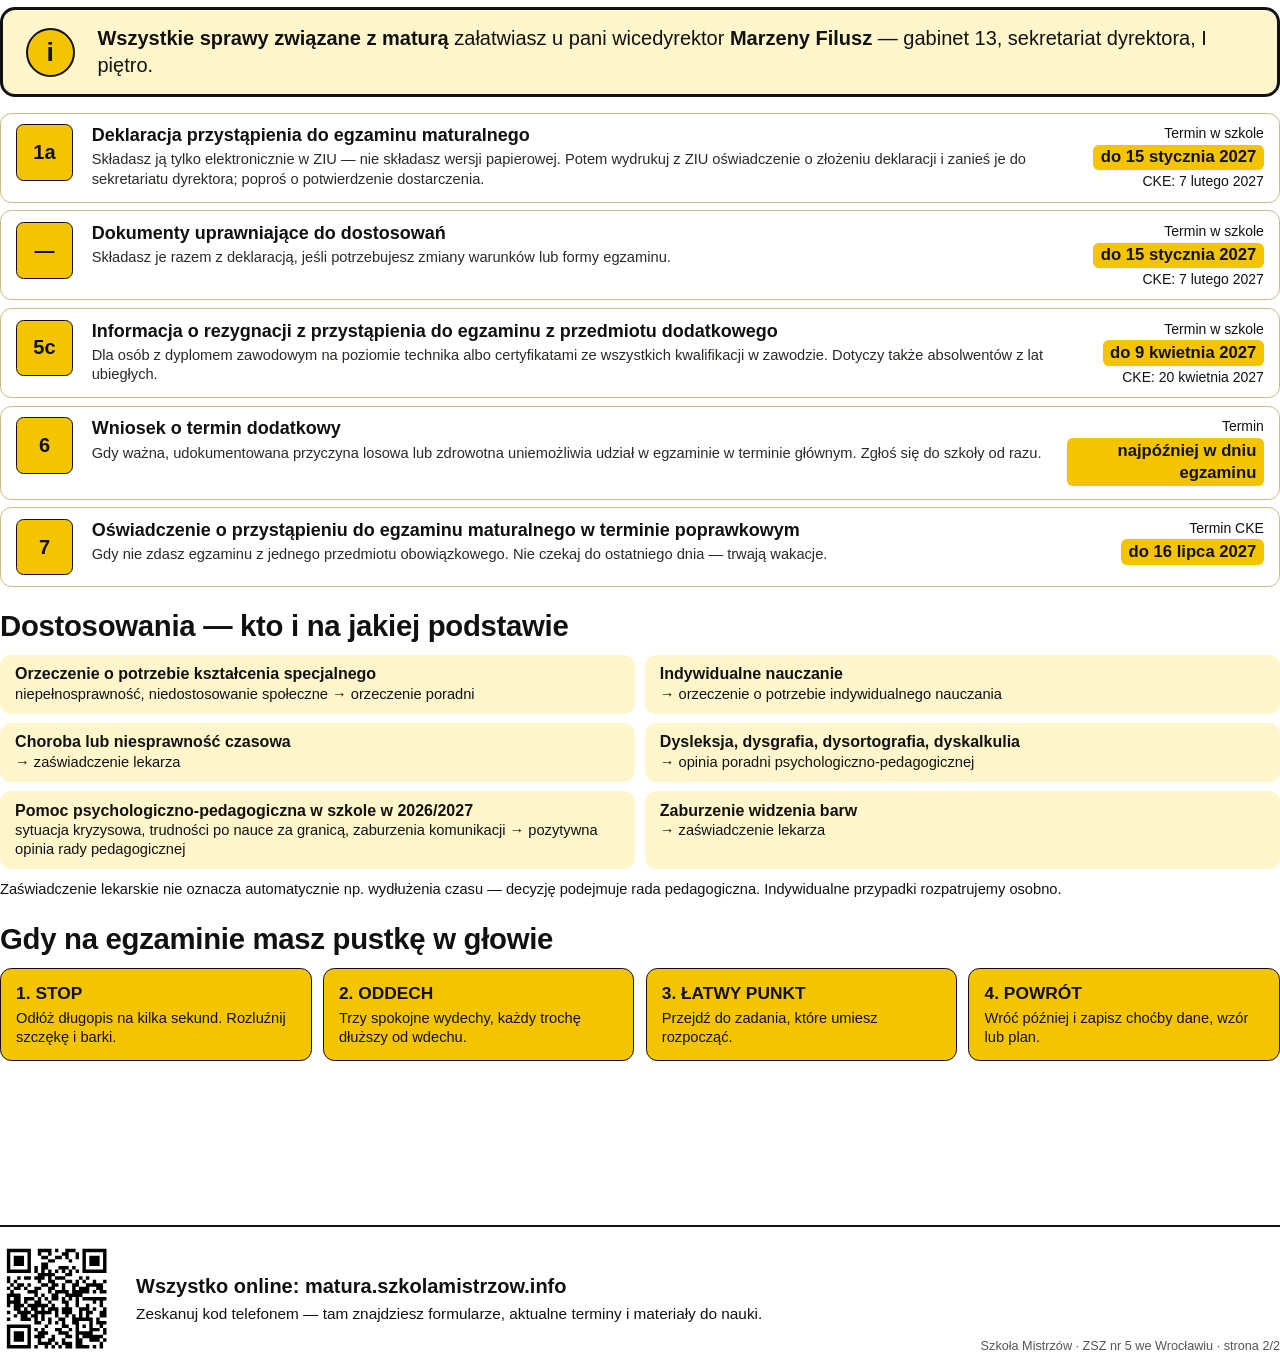
<file: print/gablota-a3.html>
<!doctype html>
<html lang="pl">
<head>
<meta charset="UTF-8" />
<title>Matura 2027 — gablota A3</title>
<style>
  @page { size: A3 portrait; margin: 14mm; }
  * { box-sizing: border-box; }
  html { -webkit-print-color-adjust: exact; print-color-adjust: exact; }
  body { margin: 0; color: #111; font-family: "Inter", "Liberation Sans", sans-serif; font-size: 13.5pt; line-height: 1.35; }
  .page { display: flex; flex-direction: column; height: 391mm; overflow: hidden; page-break-after: always; }
  .page:last-child { page-break-after: auto; }
  header { display: flex; align-items: center; justify-content: space-between; gap: 10mm; padding-bottom: 4mm; border-bottom: 1.2mm solid #111; }
  header img { width: 112mm; }
  header h1 { margin: 0; font-size: 30pt; line-height: 1; letter-spacing: -.02em; text-align: right; }
  header h1 span { display: block; margin-top: 2mm; font-size: 15pt; font-weight: 600; letter-spacing: 0; }
  mark { padding: 0 1.5mm; background: #f5c400; color: #111; }
  .contact { display: flex; align-items: center; gap: 6mm; margin: 5mm 0 4mm; padding: 4mm 6mm; border: .8mm solid #111; border-radius: 4mm; background: #fff6cc; }
  .contact-icon { display: grid; flex: 0 0 auto; place-items: center; width: 13mm; height: 13mm; border: .6mm solid #111; border-radius: 50%; background: #f5c400; font-size: 20pt; font-weight: 800; }
  .contact p { margin: 0; font-size: 15pt; line-height: 1.35; }
  .note { margin: 0 0 2mm; font-size: 11.5pt; }
  table { width: 100%; border-collapse: collapse; }
  th { padding: 1.5mm 3mm; border-bottom: .6mm solid #111; font-size: 10.5pt; letter-spacing: .08em; text-align: left; text-transform: uppercase; }
  td { padding: 1.4mm 3mm; border-bottom: .25mm solid #c9bd86; vertical-align: top; }
  td h3 { margin: 0 0 .4mm; font-size: 12.5pt; line-height: 1.2; }
  td p { margin: 0; color: #2b2a26; font-size: 10pt; line-height: 1.27; }
  td.date { width: 40mm; }
  td.date strong { display: inline-block; font-size: 14pt; white-space: nowrap; }
  td.date span { display: block; color: #555; font-size: 10pt; }
  td.cke { width: 40mm; font-size: 11.5pt; font-weight: 700; }
  tr.school td.date strong { padding: .4mm 2mm; border-radius: 1.5mm; background: #f5c400; }
  tr.school td { background: #fffbe6; }
  .legend { display: flex; gap: 8mm; margin-top: 2mm; font-size: 11pt; }
  .legend b { padding: .3mm 2mm; border-radius: 1.5mm; background: #f5c400; }
  h2 { margin: 5mm 0 2.5mm; font-size: 22pt; letter-spacing: -.01em; }
  .docs { display: grid; gap: 2mm; }
  .doc { display: grid; grid-template-columns: 15mm 1fr 52mm; gap: 5mm; align-items: start; padding: 2.8mm 4mm; border: .35mm solid #c9bd86; border-radius: 3mm; }
  .doc-icon { display: grid; place-items: center; height: 15mm; border: .5mm solid #111; border-radius: 2mm; background: #f5c400; font-size: 15pt; font-weight: 800; }
  .doc h3 { margin: 0 0 1mm; font-size: 13.5pt; line-height: 1.25; }
  .doc p { margin: 0; color: #2b2a26; font-size: 11pt; line-height: 1.32; }
  .doc .when { text-align: right; font-size: 10.5pt; }
  .doc .when strong { display: inline-block; margin: .5mm 0; padding: .4mm 2mm; border-radius: 1.5mm; background: #f5c400; font-size: 12.5pt; }
  .adj { display: grid; grid-template-columns: 1fr 1fr; gap: 2.5mm; }
  .adj div { padding: 2.5mm 4mm; border-radius: 3mm; background: #fff6cc; font-size: 11pt; line-height: 1.3; }
  .adj b { display: block; font-size: 12pt; }
  .adj-note { margin: 3mm 0 0; font-size: 11pt; }
  .steps { display: grid; grid-template-columns: repeat(4, 1fr); gap: 3mm; }
  .steps div { padding: 3.5mm 4mm; border: .5mm solid #111; border-radius: 3mm; background: #f5c400; font-size: 11pt; line-height: 1.3; }
  .steps b { display: block; margin-bottom: 1mm; font-size: 13pt; }
  footer { display: flex; align-items: center; gap: 6mm; margin-top: auto; padding-top: 4mm; border-top: .6mm solid #111; }
  .qr { flex: 0 0 auto; width: 30mm; height: 30mm; }
  .qr svg { display: block; }
  footer strong { font-size: 15pt; }
  footer p { margin: 1mm 0 0; font-size: 11.5pt; }
  footer > span { margin-left: auto; align-self: flex-end; color: #555; font-size: 9.5pt; white-space: nowrap; }
</style>
</head>
<body>
  <section class="page">
    <header>
      <img src="../assets/brand/logo-matura-2027.png" alt="Szkoła Mistrzów — Matura 2027" />
      <h1>Ważne <mark>terminy</mark><span>Matura 2027 w ZSZ5 — rok szkolny 2026/2027</span></h1>
    </header>
    
    <div class="contact">
      <div class="contact-icon">i</div>
      <p><strong>Wszystkie sprawy związane z maturą</strong> załatwiasz u pani wicedyrektor <strong>Marzeny Filusz</strong> — gabinet 13, sekretariat dyrektora, I piętro.</p>
    </div>
    <p class="note"><strong>Terminy szkolne są wcześniejsze niż terminy CKE.</strong> Szkoła musi sprawdzić dokumenty, przygotować dostosowania i w razie potrzeby przekierować zdających do innej szkoły.</p>
    <table>
      <thead><tr><th>Kiedy</th><th>Co</th><th>Termin CKE</th></tr></thead>
      <tbody>
      <tr class="">
        <td class="date"><strong>Cały rok</strong><span>2026/2027</span></td>
        <td><h3>Odbierz dane do systemu ZIU</h3><p>Odbierz w szkole login i hasło do ZIU. W tym systemie składasz deklarację maturalną — tylko elektronicznie.</p></td>
        <td class="cke">—</td>
      </tr>
      <tr class="school">
        <td class="date"><strong>do 15 stycznia</strong><span>2027</span></td>
        <td><h3>Termin szkolny: deklaracja w ZIU</h3><p>Złóż deklarację maturalną w ZIU. Potem wydrukuj z ZIU oświadczenie o złożeniu deklaracji i zanieś je do sekretariatu dyrektora — poproś o potwierdzenie dostarczenia. Do tego dnia składasz też dokumenty uprawniające do dostosowań.</p></td>
        <td class="cke">7 lutego 2027</td>
      </tr>
      <tr class="school">
        <td class="date"><strong>15–19 lutego</strong><span>2027</span></td>
        <td><h3>Sprawdź i podpisz dane przekazane do OKE</h3><p>Zweryfikuj poprawność danych z deklaracji i podpisz potwierdzenie ich zgodności.</p></td>
        <td class="cke">28 lutego 2027</td>
      </tr>
      <tr class="">
        <td class="date"><strong>do 4 marca</strong><span>2027</span></td>
        <td><h3>Harmonogram egzaminów ustnych</h3><p>Szkoła ogłasza własny harmonogram części ustnej egzaminu maturalnego.</p></td>
        <td class="cke">—</td>
      </tr>
      <tr class="school">
        <td class="date"><strong>do 9 kwietnia</strong><span>2027</span></td>
        <td><h3>Rezygnacja z przedmiotu dodatkowego</h3><p>Możliwość rezygnacji z przedmiotu dodatkowego (na poziomie rozszerzonym) dla zdających, którzy mają dyplom zawodowy albo dyplom potwierdzający kwalifikacje w zawodzie nauczanym na poziomie technika, albo certyfikaty (świadectwa) ze wszystkich kwalifikacji wyodrębnionych w tym zawodzie. Dotyczy także absolwentów z lat ubiegłych.</p></td>
        <td class="cke">20 kwietnia 2027</td>
      </tr>
      <tr class="">
        <td class="date"><strong>30 kwietnia</strong><span>2027</span></td>
        <td><h3>Zakończenie roku szkolnego</h3><p>Ostatni dzień zajęć w klasach maturalnych. Od teraz pełne skupienie na egzaminach.</p></td>
        <td class="cke">—</td>
      </tr>
      <tr class="">
        <td class="date"><strong>4–24 maja</strong><span>2027</span></td>
        <td><h3>Pisemne egzaminy maturalne</h3><p>Część pisemna według szczegółowego harmonogramu ustalonego przez dyrektora CKE.</p></td>
        <td class="cke">—</td>
      </tr>
      <tr class="">
        <td class="date"><strong>7–29 maja</strong><span>2027</span></td>
        <td><h3>Ustny egzamin z języka polskiego</h3><p>Egzaminy odbywają się 7–8, 10–13, 17–22, 24–26 oraz 28–29 maja według harmonogramu szkoły.</p></td>
        <td class="cke">—</td>
      </tr>
      <tr class="">
        <td class="date"><strong>6–31 maja</strong><span>2027</span></td>
        <td><h3>Ustny egzamin z języka angielskiego lub innego języka nowożytnego</h3><p>W naszej szkole egzamin ustny z języka obcego odbywa się tylko z języka angielskiego. Inny język nowożytny zdajesz w innej szkole (oddelegowanie). Indywidualne przypadki rozpatrujemy osobno. Bez 9, 16, 23, 27 i 30 maja.</p></td>
        <td class="cke">—</td>
      </tr>
      <tr class="">
        <td class="date"><strong>1–16 czerwca</strong><span>2027</span></td>
        <td><h3>Termin dodatkowy</h3><p>Część pisemna: 1–16 czerwca, część ustna: 7–9 czerwca. Dla zdających, którzy nie mogli zdawać w terminie głównym i otrzymali zgodę dyrektora OKE.</p></td>
        <td class="cke">—</td>
      </tr>
      <tr class="">
        <td class="date"><strong>9 lipca</strong><span>2027</span></td>
        <td><h3>Wyniki matur</h3><p>Odbierz świadectwo dojrzałości i sprawdź wyniki w ZIU.</p></td>
        <td class="cke">—</td>
      </tr>
      <tr class="">
        <td class="date"><strong>do 16 lipca</strong><span>2027</span></td>
        <td><h3>Termin poprawkowy – oświadczenie (załącznik 7)</h3><p>Złóż dyrektorowi szkoły oświadczenie o zamiarze przystąpienia do egzaminu maturalnego z danego przedmiotu w terminie poprawkowym. Nie czekaj do ostatniego dnia — trwają wakacje.</p></td>
        <td class="cke">—</td>
      </tr>
      <tr class="">
        <td class="date"><strong>do 10 sierpnia</strong><span>2027</span></td>
        <td><h3>Miejsce egzaminu w terminie poprawkowym</h3><p>OKE publikuje informację o miejscu przeprowadzenia egzaminów w terminie poprawkowym. Szkoła przekaże Ci ją również mailowo.</p></td>
        <td class="cke">—</td>
      </tr>
      <tr class="">
        <td class="date"><strong>23–24 sierpnia</strong><span>2027</span></td>
        <td><h3>Egzaminy maturalne w terminie poprawkowym</h3><p>23 sierpnia — egzaminy pisemne, 24 sierpnia — egzaminy ustne.</p></td>
        <td class="cke">—</td>
      </tr>
      <tr class="">
        <td class="date"><strong>10 września</strong><span>2027</span></td>
        <td><h3>Wyniki z terminu poprawkowego</h3><p>Odbierz świadectwo dojrzałości i sprawdź wynik w ZIU.</p></td>
        <td class="cke">—</td>
      </tr>
      </tbody>
    </table>
    <div class="legend"><span><b>żółte tło</b> = termin szkolny ZSZ5</span><span>Deklarację składasz tylko elektronicznie w ZIU.</span></div>
    
    <footer>
      <div class="qr"><svg width="100%" height="100%" version="1.1" viewBox="0 0 33 33" xmlns="http://www.w3.org/2000/svg"><path d="M2,2H3V3H2zM3,2H4V3H3zM4,2H5V3H4zM5,2H6V3H5zM6,2H7V3H6zM7,2H8V3H7zM8,2H9V3H8zM11,2H12V3H11zM12,2H13V3H12zM13,2H14V3H13zM14,2H15V3H14zM16,2H17V3H16zM19,2H20V3H19zM20,2H21V3H20zM21,2H22V3H21zM24,2H25V3H24zM25,2H26V3H25zM26,2H27V3H26zM27,2H28V3H27zM28,2H29V3H28zM29,2H30V3H29zM30,2H31V3H30zM2,3H3V4H2zM8,3H9V4H8zM11,3H12V4H11zM14,3H15V4H14zM18,3H19V4H18zM19,3H20V4H19zM22,3H23V4H22zM24,3H25V4H24zM30,3H31V4H30zM2,4H3V5H2zM4,4H5V5H4zM5,4H6V5H5zM6,4H7V5H6zM8,4H9V5H8zM12,4H13V5H12zM13,4H14V5H13zM16,4H17V5H16zM17,4H18V5H17zM19,4H20V5H19zM22,4H23V5H22zM24,4H25V5H24zM26,4H27V5H26zM27,4H28V5H27zM28,4H29V5H28zM30,4H31V5H30zM2,5H3V6H2zM4,5H5V6H4zM5,5H6V6H5zM6,5H7V6H6zM8,5H9V6H8zM14,5H15V6H14zM15,5H16V6H15zM20,5H21V6H20zM24,5H25V6H24zM26,5H27V6H26zM27,5H28V6H27zM28,5H29V6H28zM30,5H31V6H30zM2,6H3V7H2zM4,6H5V7H4zM5,6H6V7H5zM6,6H7V7H6zM8,6H9V7H8zM12,6H13V7H12zM13,6H14V7H13zM24,6H25V7H24zM26,6H27V7H26zM27,6H28V7H27zM28,6H29V7H28zM30,6H31V7H30zM2,7H3V8H2zM8,7H9V8H8zM10,7H11V8H10zM12,7H13V8H12zM13,7H14V8H13zM17,7H18V8H17zM18,7H19V8H18zM19,7H20V8H19zM21,7H22V8H21zM24,7H25V8H24zM30,7H31V8H30zM2,8H3V9H2zM3,8H4V9H3zM4,8H5V9H4zM5,8H6V9H5zM6,8H7V9H6zM7,8H8V9H7zM8,8H9V9H8zM10,8H11V9H10zM12,8H13V9H12zM14,8H15V9H14zM16,8H17V9H16zM18,8H19V9H18zM20,8H21V9H20zM22,8H23V9H22zM24,8H25V9H24zM25,8H26V9H25zM26,8H27V9H26zM27,8H28V9H27zM28,8H29V9H28zM29,8H30V9H29zM30,8H31V9H30zM11,9H12V10H11zM12,9H13V10H12zM13,9H14V10H13zM14,9H15V10H14zM15,9H16V10H15zM19,9H20V10H19zM20,9H21V10H20zM2,10H3V11H2zM5,10H6V11H5zM7,10H8V11H7zM8,10H9V11H8zM10,10H11V11H10zM11,10H12V11H11zM12,10H13V11H12zM14,10H15V11H14zM16,10H17V11H16zM17,10H18V11H17zM18,10H19V11H18zM23,10H24V11H23zM25,10H26V11H25zM2,11H3V12H2zM4,11H5V12H4zM11,11H12V12H11zM14,11H15V12H14zM15,11H16V12H15zM19,11H20V12H19zM20,11H21V12H20zM22,11H23V12H22zM24,11H25V12H24zM27,11H28V12H27zM30,11H31V12H30zM3,12H4V13H3zM5,12H6V13H5zM6,12H7V13H6zM8,12H9V13H8zM12,12H13V13H12zM13,12H14V13H13zM15,12H16V13H15zM16,12H17V13H16zM18,12H19V13H18zM21,12H22V13H21zM22,12H23V13H22zM25,12H26V13H25zM26,12H27V13H26zM27,12H28V13H27zM28,12H29V13H28zM29,12H30V13H29zM2,13H3V14H2zM4,13H5V14H4zM5,13H6V14H5zM7,13H8V14H7zM10,13H11V14H10zM11,13H12V14H11zM14,13H15V14H14zM15,13H16V14H15zM18,13H19V14H18zM21,13H22V14H21zM23,13H24V14H23zM24,13H25V14H24zM25,13H26V14H25zM28,13H29V14H28zM29,13H30V14H29zM3,14H4V15H3zM8,14H9V15H8zM9,14H10V15H9zM10,14H11V15H10zM14,14H15V15H14zM16,14H17V15H16zM17,14H18V15H17zM18,14H19V15H18zM19,14H20V15H19zM21,14H22V15H21zM22,14H23V15H22zM23,14H24V15H23zM24,14H25V15H24zM25,14H26V15H25zM27,14H28V15H27zM29,14H30V15H29zM30,14H31V15H30zM2,15H3V16H2zM3,15H4V16H3zM4,15H5V16H4zM5,15H6V16H5zM10,15H11V16H10zM12,15H13V16H12zM15,15H16V16H15zM16,15H17V16H16zM19,15H20V16H19zM20,15H21V16H20zM21,15H22V16H21zM22,15H23V16H22zM23,15H24V16H23zM2,16H3V17H2zM4,16H5V17H4zM5,16H6V17H5zM7,16H8V17H7zM8,16H9V17H8zM9,16H10V17H9zM11,16H12V17H11zM13,16H14V17H13zM15,16H16V17H15zM16,16H17V17H16zM18,16H19V17H18zM20,16H21V17H20zM22,16H23V17H22zM24,16H25V17H24zM25,16H26V17H25zM26,16H27V17H26zM27,16H28V17H27zM28,16H29V17H28zM29,16H30V17H29zM30,16H31V17H30zM2,17H3V18H2zM3,17H4V18H3zM4,17H5V18H4zM5,17H6V18H5zM7,17H8V18H7zM10,17H11V18H10zM11,17H12V18H11zM14,17H15V18H14zM18,17H19V18H18zM19,17H20V18H19zM22,17H23V18H22zM27,17H28V18H27zM29,17H30V18H29zM2,18H3V19H2zM4,18H5V19H4zM5,18H6V19H5zM6,18H7V19H6zM8,18H9V19H8zM9,18H10V19H9zM10,18H11V19H10zM11,18H12V19H11zM12,18H13V19H12zM13,18H14V19H13zM15,18H16V19H15zM19,18H20V19H19zM22,18H23V19H22zM25,18H26V19H25zM29,18H30V19H29zM4,19H5V20H4zM5,19H6V20H5zM7,19H8V20H7zM9,19H10V20H9zM10,19H11V20H10zM12,19H13V20H12zM14,19H15V20H14zM15,19H16V20H15zM16,19H17V20H16zM18,19H19V20H18zM19,19H20V20H19zM20,19H21V20H20zM23,19H24V20H23zM24,19H25V20H24zM25,19H26V20H25zM27,19H28V20H27zM30,19H31V20H30zM2,20H3V21H2zM5,20H6V21H5zM6,20H7V21H6zM7,20H8V21H7zM8,20H9V21H8zM10,20H11V21H10zM11,20H12V21H11zM12,20H13V21H12zM13,20H14V21H13zM14,20H15V21H14zM16,20H17V21H16zM18,20H19V21H18zM19,20H20V21H19zM20,20H21V21H20zM23,20H24V21H23zM25,20H26V21H25zM26,20H27V21H26zM29,20H30V21H29zM30,20H31V21H30zM4,21H5V22H4zM6,21H7V22H6zM7,21H8V22H7zM9,21H10V22H9zM10,21H11V22H10zM12,21H13V22H12zM16,21H17V22H16zM19,21H20V22H19zM21,21H22V22H21zM23,21H24V22H23zM25,21H26V22H25zM29,21H30V22H29zM30,21H31V22H30zM2,22H3V23H2zM6,22H7V23H6zM7,22H8V23H7zM8,22H9V23H8zM10,22H11V23H10zM12,22H13V23H12zM14,22H15V23H14zM17,22H18V23H17zM18,22H19V23H18zM21,22H22V23H21zM22,22H23V23H22zM23,22H24V23H23zM24,22H25V23H24zM25,22H26V23H25zM26,22H27V23H26zM28,22H29V23H28zM10,23H11V24H10zM11,23H12V24H11zM14,23H15V24H14zM16,23H17V24H16zM18,23H19V24H18zM21,23H22V24H21zM22,23H23V24H22zM26,23H27V24H26zM28,23H29V24H28zM29,23H30V24H29zM30,23H31V24H30zM2,24H3V25H2zM3,24H4V25H3zM4,24H5V25H4zM5,24H6V25H5zM6,24H7V25H6zM7,24H8V25H7zM8,24H9V25H8zM13,24H14V25H13zM18,24H19V25H18zM19,24H20V25H19zM22,24H23V25H22zM24,24H25V25H24zM26,24H27V25H26zM29,24H30V25H29zM2,25H3V26H2zM8,25H9V26H8zM10,25H11V26H10zM12,25H13V26H12zM16,25H17V26H16zM17,25H18V26H17zM20,25H21V26H20zM22,25H23V26H22zM26,25H27V26H26zM27,25H28V26H27zM28,25H29V26H28zM30,25H31V26H30zM2,26H3V27H2zM4,26H5V27H4zM5,26H6V27H5zM6,26H7V27H6zM8,26H9V27H8zM11,26H12V27H11zM12,26H13V27H12zM13,26H14V27H13zM17,26H18V27H17zM18,26H19V27H18zM19,26H20V27H19zM22,26H23V27H22zM23,26H24V27H23zM24,26H25V27H24zM25,26H26V27H25zM26,26H27V27H26zM30,26H31V27H30zM2,27H3V28H2zM4,27H5V28H4zM5,27H6V28H5zM6,27H7V28H6zM8,27H9V28H8zM10,27H11V28H10zM11,27H12V28H11zM12,27H13V28H12zM15,27H16V28H15zM19,27H20V28H19zM20,27H21V28H20zM22,27H23V28H22zM24,27H25V28H24zM25,27H26V28H25zM26,27H27V28H26zM27,27H28V28H27zM28,27H29V28H28zM29,27H30V28H29zM2,28H3V29H2zM4,28H5V29H4zM5,28H6V29H5zM6,28H7V29H6zM8,28H9V29H8zM11,28H12V29H11zM14,28H15V29H14zM15,28H16V29H15zM18,28H19V29H18zM22,28H23V29H22zM23,28H24V29H23zM26,28H27V29H26zM27,28H28V29H27zM28,28H29V29H28zM30,28H31V29H30zM2,29H3V30H2zM8,29H9V30H8zM11,29H12V30H11zM12,29H13V30H12zM13,29H14V30H13zM14,29H15V30H14zM16,29H17V30H16zM18,29H19V30H18zM19,29H20V30H19zM20,29H21V30H20zM22,29H23V30H22zM23,29H24V30H23zM29,29H30V30H29zM2,30H3V31H2zM3,30H4V31H3zM4,30H5V31H4zM5,30H6V31H5zM6,30H7V31H6zM7,30H8V31H7zM8,30H9V31H8zM10,30H11V31H10zM13,30H14V31H13zM15,30H16V31H15zM17,30H18V31H17zM19,30H20V31H19zM20,30H21V31H20zM22,30H23V31H22zM23,30H24V31H23zM24,30H25V31H24zM25,30H26V31H25zM27,30H28V31H27zM29,30H30V31H29z" id="qr-path" fill="#000000" fill-opacity="1" fill-rule="nonzero" stroke="none"/></svg></div>
      <div><strong>Wszystko online: matura.szkolamistrzow.info</strong><p>Zeskanuj kod telefonem — tam znajdziesz formularze, aktualne terminy i materiały do nauki.</p></div>
      <span>Szkoła Mistrzów · ZSZ nr 5 we Wrocławiu · strona 1/2</span>
    </footer>
  </section>

  <section class="page">
    <header>
      <img src="../assets/brand/logo-matura-2027.png" alt="Szkoła Mistrzów — Matura 2027" />
      <h1>Dokumenty i <mark>dostosowania</mark><span>Formularze pobierzesz ze strony — zeskanuj kod QR</span></h1>
    </header>
    
    <div class="contact">
      <div class="contact-icon">i</div>
      <p><strong>Wszystkie sprawy związane z maturą</strong> załatwiasz u pani wicedyrektor <strong>Marzeny Filusz</strong> — gabinet 13, sekretariat dyrektora, I piętro.</p>
    </div>
    <div class="docs">
      <div class="doc"><div class="doc-icon">1a</div><div><h3>Deklaracja przystąpienia do egzaminu maturalnego</h3><p>Składasz ją tylko elektronicznie w ZIU — nie składasz wersji papierowej. Potem wydrukuj z ZIU oświadczenie o złożeniu deklaracji i zanieś je do sekretariatu dyrektora; poproś o potwierdzenie dostarczenia.</p></div><div class="when">Termin w szkole<br /><strong>do 15 stycznia 2027</strong><br />CKE: 7 lutego 2027</div></div>
      <div class="doc"><div class="doc-icon">—</div><div><h3>Dokumenty uprawniające do dostosowań</h3><p>Składasz je razem z deklaracją, jeśli potrzebujesz zmiany warunków lub formy egzaminu.</p></div><div class="when">Termin w szkole<br /><strong>do 15 stycznia 2027</strong><br />CKE: 7 lutego 2027</div></div>
      <div class="doc"><div class="doc-icon">5c</div><div><h3>Informacja o rezygnacji z przystąpienia do egzaminu z przedmiotu dodatkowego</h3><p>Dla osób z dyplomem zawodowym na poziomie technika albo certyfikatami ze wszystkich kwalifikacji w zawodzie. Dotyczy także absolwentów z lat ubiegłych.</p></div><div class="when">Termin w szkole<br /><strong>do 9 kwietnia 2027</strong><br />CKE: 20 kwietnia 2027</div></div>
      <div class="doc"><div class="doc-icon">6</div><div><h3>Wniosek o termin dodatkowy</h3><p>Gdy ważna, udokumentowana przyczyna losowa lub zdrowotna uniemożliwia udział w egzaminie w terminie głównym. Zgłoś się do szkoły od razu.</p></div><div class="when">Termin<br /><strong>najpóźniej w dniu egzaminu</strong></div></div>
      <div class="doc"><div class="doc-icon">7</div><div><h3>Oświadczenie o przystąpieniu do egzaminu maturalnego w terminie poprawkowym</h3><p>Gdy nie zdasz egzaminu z jednego przedmiotu obowiązkowego. Nie czekaj do ostatniego dnia — trwają wakacje.</p></div><div class="when">Termin CKE<br /><strong>do 16 lipca 2027</strong></div></div>
    </div>

    <h2>Dostosowania — kto i na jakiej podstawie</h2>
    <div class="adj">
      <div><b>Orzeczenie o potrzebie kształcenia specjalnego</b>niepełnosprawność, niedostosowanie społeczne → orzeczenie poradni</div>
      <div><b>Indywidualne nauczanie</b>→ orzeczenie o potrzebie indywidualnego nauczania</div>
      <div><b>Choroba lub niesprawność czasowa</b>→ zaświadczenie lekarza</div>
      <div><b>Dysleksja, dysgrafia, dysortografia, dyskalkulia</b>→ opinia poradni psychologiczno-pedagogicznej</div>
      <div><b>Pomoc psychologiczno-pedagogiczna w szkole w 2026/2027</b>sytuacja kryzysowa, trudności po nauce za granicą, zaburzenia komunikacji → pozytywna opinia rady pedagogicznej</div>
      <div><b>Zaburzenie widzenia barw</b>→ zaświadczenie lekarza</div>
    </div>
    <p class="adj-note">Zaświadczenie lekarskie nie oznacza automatycznie np. wydłużenia czasu — decyzję podejmuje rada pedagogiczna. Indywidualne przypadki rozpatrujemy osobno.</p>

    <h2>Gdy na egzaminie masz pustkę w głowie</h2>
    <div class="steps">
      <div><b>1. STOP</b>Odłóż długopis na kilka sekund. Rozluźnij szczękę i barki.</div>
      <div><b>2. ODDECH</b>Trzy spokojne wydechy, każdy trochę dłuższy od wdechu.</div>
      <div><b>3. ŁATWY PUNKT</b>Przejdź do zadania, które umiesz rozpocząć.</div>
      <div><b>4. POWRÓT</b>Wróć później i zapisz choćby dane, wzór lub plan.</div>
    </div>
    
    <footer>
      <div class="qr"><svg width="100%" height="100%" version="1.1" viewBox="0 0 33 33" xmlns="http://www.w3.org/2000/svg"><path d="M2,2H3V3H2zM3,2H4V3H3zM4,2H5V3H4zM5,2H6V3H5zM6,2H7V3H6zM7,2H8V3H7zM8,2H9V3H8zM11,2H12V3H11zM12,2H13V3H12zM13,2H14V3H13zM14,2H15V3H14zM16,2H17V3H16zM19,2H20V3H19zM20,2H21V3H20zM21,2H22V3H21zM24,2H25V3H24zM25,2H26V3H25zM26,2H27V3H26zM27,2H28V3H27zM28,2H29V3H28zM29,2H30V3H29zM30,2H31V3H30zM2,3H3V4H2zM8,3H9V4H8zM11,3H12V4H11zM14,3H15V4H14zM18,3H19V4H18zM19,3H20V4H19zM22,3H23V4H22zM24,3H25V4H24zM30,3H31V4H30zM2,4H3V5H2zM4,4H5V5H4zM5,4H6V5H5zM6,4H7V5H6zM8,4H9V5H8zM12,4H13V5H12zM13,4H14V5H13zM16,4H17V5H16zM17,4H18V5H17zM19,4H20V5H19zM22,4H23V5H22zM24,4H25V5H24zM26,4H27V5H26zM27,4H28V5H27zM28,4H29V5H28zM30,4H31V5H30zM2,5H3V6H2zM4,5H5V6H4zM5,5H6V6H5zM6,5H7V6H6zM8,5H9V6H8zM14,5H15V6H14zM15,5H16V6H15zM20,5H21V6H20zM24,5H25V6H24zM26,5H27V6H26zM27,5H28V6H27zM28,5H29V6H28zM30,5H31V6H30zM2,6H3V7H2zM4,6H5V7H4zM5,6H6V7H5zM6,6H7V7H6zM8,6H9V7H8zM12,6H13V7H12zM13,6H14V7H13zM24,6H25V7H24zM26,6H27V7H26zM27,6H28V7H27zM28,6H29V7H28zM30,6H31V7H30zM2,7H3V8H2zM8,7H9V8H8zM10,7H11V8H10zM12,7H13V8H12zM13,7H14V8H13zM17,7H18V8H17zM18,7H19V8H18zM19,7H20V8H19zM21,7H22V8H21zM24,7H25V8H24zM30,7H31V8H30zM2,8H3V9H2zM3,8H4V9H3zM4,8H5V9H4zM5,8H6V9H5zM6,8H7V9H6zM7,8H8V9H7zM8,8H9V9H8zM10,8H11V9H10zM12,8H13V9H12zM14,8H15V9H14zM16,8H17V9H16zM18,8H19V9H18zM20,8H21V9H20zM22,8H23V9H22zM24,8H25V9H24zM25,8H26V9H25zM26,8H27V9H26zM27,8H28V9H27zM28,8H29V9H28zM29,8H30V9H29zM30,8H31V9H30zM11,9H12V10H11zM12,9H13V10H12zM13,9H14V10H13zM14,9H15V10H14zM15,9H16V10H15zM19,9H20V10H19zM20,9H21V10H20zM2,10H3V11H2zM5,10H6V11H5zM7,10H8V11H7zM8,10H9V11H8zM10,10H11V11H10zM11,10H12V11H11zM12,10H13V11H12zM14,10H15V11H14zM16,10H17V11H16zM17,10H18V11H17zM18,10H19V11H18zM23,10H24V11H23zM25,10H26V11H25zM2,11H3V12H2zM4,11H5V12H4zM11,11H12V12H11zM14,11H15V12H14zM15,11H16V12H15zM19,11H20V12H19zM20,11H21V12H20zM22,11H23V12H22zM24,11H25V12H24zM27,11H28V12H27zM30,11H31V12H30zM3,12H4V13H3zM5,12H6V13H5zM6,12H7V13H6zM8,12H9V13H8zM12,12H13V13H12zM13,12H14V13H13zM15,12H16V13H15zM16,12H17V13H16zM18,12H19V13H18zM21,12H22V13H21zM22,12H23V13H22zM25,12H26V13H25zM26,12H27V13H26zM27,12H28V13H27zM28,12H29V13H28zM29,12H30V13H29zM2,13H3V14H2zM4,13H5V14H4zM5,13H6V14H5zM7,13H8V14H7zM10,13H11V14H10zM11,13H12V14H11zM14,13H15V14H14zM15,13H16V14H15zM18,13H19V14H18zM21,13H22V14H21zM23,13H24V14H23zM24,13H25V14H24zM25,13H26V14H25zM28,13H29V14H28zM29,13H30V14H29zM3,14H4V15H3zM8,14H9V15H8zM9,14H10V15H9zM10,14H11V15H10zM14,14H15V15H14zM16,14H17V15H16zM17,14H18V15H17zM18,14H19V15H18zM19,14H20V15H19zM21,14H22V15H21zM22,14H23V15H22zM23,14H24V15H23zM24,14H25V15H24zM25,14H26V15H25zM27,14H28V15H27zM29,14H30V15H29zM30,14H31V15H30zM2,15H3V16H2zM3,15H4V16H3zM4,15H5V16H4zM5,15H6V16H5zM10,15H11V16H10zM12,15H13V16H12zM15,15H16V16H15zM16,15H17V16H16zM19,15H20V16H19zM20,15H21V16H20zM21,15H22V16H21zM22,15H23V16H22zM23,15H24V16H23zM2,16H3V17H2zM4,16H5V17H4zM5,16H6V17H5zM7,16H8V17H7zM8,16H9V17H8zM9,16H10V17H9zM11,16H12V17H11zM13,16H14V17H13zM15,16H16V17H15zM16,16H17V17H16zM18,16H19V17H18zM20,16H21V17H20zM22,16H23V17H22zM24,16H25V17H24zM25,16H26V17H25zM26,16H27V17H26zM27,16H28V17H27zM28,16H29V17H28zM29,16H30V17H29zM30,16H31V17H30zM2,17H3V18H2zM3,17H4V18H3zM4,17H5V18H4zM5,17H6V18H5zM7,17H8V18H7zM10,17H11V18H10zM11,17H12V18H11zM14,17H15V18H14zM18,17H19V18H18zM19,17H20V18H19zM22,17H23V18H22zM27,17H28V18H27zM29,17H30V18H29zM2,18H3V19H2zM4,18H5V19H4zM5,18H6V19H5zM6,18H7V19H6zM8,18H9V19H8zM9,18H10V19H9zM10,18H11V19H10zM11,18H12V19H11zM12,18H13V19H12zM13,18H14V19H13zM15,18H16V19H15zM19,18H20V19H19zM22,18H23V19H22zM25,18H26V19H25zM29,18H30V19H29zM4,19H5V20H4zM5,19H6V20H5zM7,19H8V20H7zM9,19H10V20H9zM10,19H11V20H10zM12,19H13V20H12zM14,19H15V20H14zM15,19H16V20H15zM16,19H17V20H16zM18,19H19V20H18zM19,19H20V20H19zM20,19H21V20H20zM23,19H24V20H23zM24,19H25V20H24zM25,19H26V20H25zM27,19H28V20H27zM30,19H31V20H30zM2,20H3V21H2zM5,20H6V21H5zM6,20H7V21H6zM7,20H8V21H7zM8,20H9V21H8zM10,20H11V21H10zM11,20H12V21H11zM12,20H13V21H12zM13,20H14V21H13zM14,20H15V21H14zM16,20H17V21H16zM18,20H19V21H18zM19,20H20V21H19zM20,20H21V21H20zM23,20H24V21H23zM25,20H26V21H25zM26,20H27V21H26zM29,20H30V21H29zM30,20H31V21H30zM4,21H5V22H4zM6,21H7V22H6zM7,21H8V22H7zM9,21H10V22H9zM10,21H11V22H10zM12,21H13V22H12zM16,21H17V22H16zM19,21H20V22H19zM21,21H22V22H21zM23,21H24V22H23zM25,21H26V22H25zM29,21H30V22H29zM30,21H31V22H30zM2,22H3V23H2zM6,22H7V23H6zM7,22H8V23H7zM8,22H9V23H8zM10,22H11V23H10zM12,22H13V23H12zM14,22H15V23H14zM17,22H18V23H17zM18,22H19V23H18zM21,22H22V23H21zM22,22H23V23H22zM23,22H24V23H23zM24,22H25V23H24zM25,22H26V23H25zM26,22H27V23H26zM28,22H29V23H28zM10,23H11V24H10zM11,23H12V24H11zM14,23H15V24H14zM16,23H17V24H16zM18,23H19V24H18zM21,23H22V24H21zM22,23H23V24H22zM26,23H27V24H26zM28,23H29V24H28zM29,23H30V24H29zM30,23H31V24H30zM2,24H3V25H2zM3,24H4V25H3zM4,24H5V25H4zM5,24H6V25H5zM6,24H7V25H6zM7,24H8V25H7zM8,24H9V25H8zM13,24H14V25H13zM18,24H19V25H18zM19,24H20V25H19zM22,24H23V25H22zM24,24H25V25H24zM26,24H27V25H26zM29,24H30V25H29zM2,25H3V26H2zM8,25H9V26H8zM10,25H11V26H10zM12,25H13V26H12zM16,25H17V26H16zM17,25H18V26H17zM20,25H21V26H20zM22,25H23V26H22zM26,25H27V26H26zM27,25H28V26H27zM28,25H29V26H28zM30,25H31V26H30zM2,26H3V27H2zM4,26H5V27H4zM5,26H6V27H5zM6,26H7V27H6zM8,26H9V27H8zM11,26H12V27H11zM12,26H13V27H12zM13,26H14V27H13zM17,26H18V27H17zM18,26H19V27H18zM19,26H20V27H19zM22,26H23V27H22zM23,26H24V27H23zM24,26H25V27H24zM25,26H26V27H25zM26,26H27V27H26zM30,26H31V27H30zM2,27H3V28H2zM4,27H5V28H4zM5,27H6V28H5zM6,27H7V28H6zM8,27H9V28H8zM10,27H11V28H10zM11,27H12V28H11zM12,27H13V28H12zM15,27H16V28H15zM19,27H20V28H19zM20,27H21V28H20zM22,27H23V28H22zM24,27H25V28H24zM25,27H26V28H25zM26,27H27V28H26zM27,27H28V28H27zM28,27H29V28H28zM29,27H30V28H29zM2,28H3V29H2zM4,28H5V29H4zM5,28H6V29H5zM6,28H7V29H6zM8,28H9V29H8zM11,28H12V29H11zM14,28H15V29H14zM15,28H16V29H15zM18,28H19V29H18zM22,28H23V29H22zM23,28H24V29H23zM26,28H27V29H26zM27,28H28V29H27zM28,28H29V29H28zM30,28H31V29H30zM2,29H3V30H2zM8,29H9V30H8zM11,29H12V30H11zM12,29H13V30H12zM13,29H14V30H13zM14,29H15V30H14zM16,29H17V30H16zM18,29H19V30H18zM19,29H20V30H19zM20,29H21V30H20zM22,29H23V30H22zM23,29H24V30H23zM29,29H30V30H29zM2,30H3V31H2zM3,30H4V31H3zM4,30H5V31H4zM5,30H6V31H5zM6,30H7V31H6zM7,30H8V31H7zM8,30H9V31H8zM10,30H11V31H10zM13,30H14V31H13zM15,30H16V31H15zM17,30H18V31H17zM19,30H20V31H19zM20,30H21V31H20zM22,30H23V31H22zM23,30H24V31H23zM24,30H25V31H24zM25,30H26V31H25zM27,30H28V31H27zM29,30H30V31H29z" id="qr-path" fill="#000000" fill-opacity="1" fill-rule="nonzero" stroke="none"/></svg></div>
      <div><strong>Wszystko online: matura.szkolamistrzow.info</strong><p>Zeskanuj kod telefonem — tam znajdziesz formularze, aktualne terminy i materiały do nauki.</p></div>
      <span>Szkoła Mistrzów · ZSZ nr 5 we Wrocławiu · strona 2/2</span>
    </footer>
  </section>
</body>
</html>
</file>
<file: styles.css>
:root {
  --ink: #111111;
  --paper: #fff6cc;
  --paper-soft: #fffbe6;
  --white: #ffffff;
  --blue: #111111;
  --blue-dark: #000000;
  --yellow: #f5c400;
  --coral: #f5c400;
  --mint: #f5c400;
  --muted: #3b3a36;
  --line: #d9cf9f;
  --line-strong: #111111;
  --highlight: #ffe680;
  --shadow: 0 24px 70px rgba(17, 17, 17, 0.14);
}

* { box-sizing: border-box; }
html { scroll-behavior: smooth; overflow-x: hidden; overflow-x: clip; }
body { margin: 0; color: var(--ink); background: var(--paper); font-family: "DM Sans", sans-serif; overflow-x: hidden; overflow-x: clip; }
main { overflow-x: clip; }
img { max-width: 100%; }
body::before { content: ""; position: fixed; inset: 0; z-index: 20; pointer-events: none; opacity: .035; background-image: url("data:image/svg+xml,%3Csvg viewBox='0 0 180 180' xmlns='http://www.w3.org/2000/svg'%3E%3Cfilter id='n'%3E%3CfeTurbulence type='fractalNoise' baseFrequency='.85' numOctaves='3' stitchTiles='stitch'/%3E%3C/filter%3E%3Crect width='100%25' height='100%25' filter='url(%23n)' opacity='.8'/%3E%3C/svg%3E"); }
a { color: inherit; text-decoration: none; }
button { font: inherit; }

.site-header {
  height: 108px; max-width: 1240px; margin: auto; padding: 0 30px;
  display: flex; align-items: center; justify-content: space-between;
  position: relative; z-index: 2; background: white;
  box-shadow: 0 0 0 100vmax white; clip-path: inset(0 -100vmax); border-bottom: 2px solid var(--ink);
}
.brand { display: inline-flex; align-items: center; gap: 11px; font-family: "Manrope", sans-serif; font-size: 18px; font-weight: 600; }
.brand img { display: block; width: clamp(260px, 30vw, 390px); height: auto; }
.brand strong { color: var(--blue); }
.brand-mark { display: grid; place-items: center; width: 38px; height: 38px; border-radius: 11px; color: white; background: var(--blue); font-weight: 800; transform: rotate(-4deg); }
nav { display: flex; gap: clamp(14px, 2.2vw, 34px); font-size: 14px; font-weight: 700; }
nav a { position: relative; }
nav a::after { content: ""; position: absolute; left: 0; bottom: -7px; width: 0; height: 2px; background: var(--blue); transition: width .2s; }
nav a:hover::after { width: 100%; }

.hero {
  min-height: 650px; padding: 78px max(30px, calc((100vw - 1180px) / 2));
  display: grid; grid-template-columns: 1.05fr .95fr; gap: 90px; align-items: center;
  position: relative; overflow: hidden;
}
.hero-doodle { position: absolute; z-index: 0; display: grid; place-items: center; font: 800 18px "Manrope"; }
.doodle-one { width: 58px; height: 58px; right: 43%; top: 62px; border-radius: 50%; color: var(--ink); background: var(--coral); transform: rotate(12deg); box-shadow: 6px 6px 0 var(--ink); }
.doodle-two { right: 3%; top: 58px; color: var(--blue); font-size: 22px; transform: rotate(8deg); }
.doodle-two::after { content: ""; position: absolute; width: 64px; height: 64px; border: 3px solid var(--blue); border-radius: 48% 52% 45% 55%; transform: rotate(-10deg); }
.hero::before { content: ""; position: absolute; width: 380px; height: 380px; border-radius: 50%; background: var(--highlight); left: -230px; top: 70px; }
.hero::after { content: "2027"; position: absolute; right: -8px; bottom: -75px; font: 800 190px/1 "Manrope"; color: rgba(255,255,255,.54); z-index: -1; }
.hero-copy { position: relative; z-index: 1; }
.eyebrow { display: flex; align-items: center; gap: 11px; margin: 0 0 18px; color: var(--blue); font-size: 13px; font-weight: 800; letter-spacing: .12em; text-transform: uppercase; }
.eyebrow span { width: 30px; height: 3px; background: currentColor; }
h1, h2, h3 { font-family: "Manrope", sans-serif; }
h1 { margin: 0; font-size: clamp(60px, 7.2vw, 104px); line-height: .94; letter-spacing: -.065em; }
h1 em { position: relative; color: var(--blue); font-style: normal; }
h1 em::after { content: ""; position: absolute; left: 2%; right: 0; bottom: -9px; height: 14px; background: url("data:image/svg+xml,%3Csvg xmlns='http://www.w3.org/2000/svg' viewBox='0 0 300 20'%3E%3Cpath d='M3 12C90 3 190 4 297 8' fill='none' stroke='%23f5c400' stroke-width='10' stroke-linecap='round'/%3E%3C/svg%3E") center/100% 100% no-repeat; }
.hero-lead { max-width: 530px; margin: 34px 0; color: var(--muted); font-size: 19px; line-height: 1.7; }
.trust-row { display: flex; gap: 18px; margin: -16px 0 30px; flex-wrap: wrap; color: var(--ink); font-size: 14px; font-weight: 700; }
.trust-row b { display: inline-grid; place-items: center; width: 17px; height: 17px; margin-right: 4px; border-radius: 50%; color: var(--ink); background: var(--yellow); font-size: 10px; }
.hero-actions { display: flex; gap: 12px; flex-wrap: wrap; }
.button { border: 0; border-radius: 13px; padding: 16px 22px; cursor: pointer; font-weight: 800; transition: transform .2s, box-shadow .2s; }
.button:hover { transform: translateY(-2px); }
.button-primary { color: var(--ink); background: var(--yellow); border: 2px solid var(--ink); box-shadow: 4px 4px 0 var(--ink); }
.button-primary span { padding-left: 15px; }
.button-ghost { color: var(--ink); background: var(--white); border: 2px solid var(--ink); }

.next-card { position: relative; padding: 30px; border: 2px solid var(--ink); border-radius: 25px; color: var(--ink); background: var(--white); box-shadow: var(--shadow); transform: rotate(1.2deg); }
.next-card::before { content: ""; position: absolute; inset: 10px -10px -10px 10px; z-index: -1; border: 2px solid var(--yellow); border-radius: 25px; }
.next-card-top { display: flex; justify-content: space-between; align-items: center; font-size: 13px; font-weight: 700; }
.next-card-top p { margin: 0; display: flex; align-items: center; gap: 8px; }
.next-card-top > span { padding: 6px 10px; border: 1px solid var(--ink); border-radius: 20px; color: var(--ink); background: var(--yellow); }
.live-dot { width: 8px; height: 8px; border-radius: 50%; background: var(--ink); box-shadow: 0 0 0 5px rgba(245,196,0,.6); }
.next-date { display: inline-block; margin: 46px 0 10px; padding: 4px 9px; border-radius: 6px; color: var(--ink); background: var(--yellow); font-weight: 800; font-size: 15px; text-transform: uppercase; }
.next-card h2 { margin: 0; max-width: 420px; font-size: clamp(28px, 3vw, 42px); line-height: 1.1; letter-spacing: -.04em; }
.next-card #next-description { min-height: 48px; color: var(--muted); font-size: 16px; line-height: 1.55; }
.countdown { display: grid; grid-template-columns: repeat(3, 1fr); gap: 8px; margin-top: 30px; padding-top: 24px; border-top: 1px solid var(--line); }
.countdown div { display: flex; flex-direction: column; }
.countdown strong { font: 700 35px/1 "Manrope"; }
.countdown span { margin-top: 6px; color: var(--muted); font-size: 13px; font-weight: 700; text-transform: uppercase; }
.card-sticker { position: absolute; right: -25px; bottom: -25px; padding: 13px 18px; color: var(--ink); background: var(--coral); font: 800 14px "Manrope"; transform: rotate(-7deg); box-shadow: 4px 5px 0 var(--ink); }

.ticker { padding: 16px 0; color: var(--ink); background: var(--yellow); border-top: 2px solid var(--ink); border-bottom: 2px solid var(--ink); overflow: hidden; }
.ticker-track { display: flex; width: max-content; min-width: 100%; }
.ticker-set { display: flex; flex-shrink: 0; justify-content: center; align-items: center; gap: 27px; min-width: 100vw; padding: 0 14px; font: 800 13px "Manrope"; letter-spacing: .1em; text-transform: uppercase; white-space: nowrap; }
.ticker-set a { position: relative; }
.ticker-set a::after { content: ""; position: absolute; left: 0; right: 100%; bottom: -5px; height: 2px; background: var(--ink); transition: right .2s; }
.ticker-set a:hover::after, .ticker-set a:focus-visible::after { right: 0; }
.ticker-set a:focus-visible { outline: 2px solid var(--ink); outline-offset: 6px; }
.ticker b { color: var(--blue); }

.quick-stats { max-width: 1180px; margin: 65px auto 40px; padding: 0 30px; display: grid; grid-template-columns: repeat(3, 1fr); }
.quick-stats article { display: flex; align-items: center; gap: 16px; padding: 25px 30px; border-top: 1px solid var(--line); border-bottom: 1px solid var(--line); }
.quick-stats article + article { border-left: 1px solid var(--line); }
.quick-stats span { color: var(--blue); font: 800 13px "Manrope"; }
.quick-stats div { display: flex; flex-direction: column; }
.quick-stats strong { font: 800 20px "Manrope"; }
.quick-stats small { margin-top: 3px; color: var(--muted); font-size: 15px; }

.contact { width: min(1120px, calc(100% - 60px)); margin: 0 auto 90px; display: grid; grid-template-columns: auto 1fr auto; gap: 24px; align-items: center; padding: 26px 30px; border: 2px solid var(--ink); border-radius: 20px; background: var(--white); box-shadow: 6px 6px 0 var(--ink); }
.contact-icon { display: grid; place-items: center; width: 52px; height: 52px; border: 2px solid var(--ink); border-radius: 50%; background: var(--yellow); font: 800 24px "Manrope"; }
.contact-label { margin: 0 0 6px; color: var(--muted); font-size: 12px; font-weight: 800; letter-spacing: .1em; text-transform: uppercase; }
.contact h2 { margin: 0; font-size: clamp(20px, 2.2vw, 26px); line-height: 1.3; letter-spacing: -.02em; }
.contact-details { display: grid; gap: 10px; margin: 0; }
.contact-details div { padding: 8px 14px; border-radius: 10px; background: var(--paper); }
.contact-details dt { color: var(--muted); font-size: 11px; font-weight: 800; letter-spacing: .08em; text-transform: uppercase; }
.contact-details dd { margin: 2px 0 0; font: 800 17px "Manrope"; }

.schedule { padding: 100px max(30px, calc((100vw - 1060px) / 2)); background: var(--paper-soft); }
.section-heading { display: flex; align-items: end; justify-content: space-between; gap: 30px; }
.section-heading h2, .tips h2 { margin: 0; font-size: clamp(42px, 5vw, 70px); letter-spacing: -.055em; }
.section-heading > p { max-width: 380px; color: var(--muted); line-height: 1.7; }
.filters { display: flex; gap: 8px; margin: 45px 0 55px; flex-wrap: wrap; }
.filter { padding: 11px 17px; border: 2px solid var(--ink); border-radius: 100px; color: var(--ink); background: var(--white); cursor: pointer; font-size: 14px; font-weight: 700; }
.filter:hover, .filter.active { color: var(--ink); border-color: var(--ink); background: var(--yellow); }
.timeline { position: relative; }
.timeline::before { content: ""; position: absolute; left: 204px; top: 10px; bottom: 10px; width: 2px; background: var(--line); }
.event { display: grid; grid-template-columns: 170px 70px 1fr; min-height: 150px; opacity: 1; transition: opacity .2s, transform .2s; }
.event[hidden] { display: none; }
.event-date { padding-top: 23px; text-align: right; }
.event-date strong { display: block; font: 800 19px "Manrope"; }
.event-date span { display: block; margin-top: 4px; color: var(--muted); font-size: 14px; }
.event-node { position: relative; display: flex; justify-content: center; padding-top: 28px; }
.event-node::before { content: ""; z-index: 1; width: 11px; height: 11px; border: 4px solid var(--paper-soft); border-radius: 50%; background: var(--blue); box-shadow: 0 0 0 2px var(--blue); }
.event-content { padding: 17px 25px 35px; }
.event-content h3 { margin: 0 0 8px; font-size: 21px; letter-spacing: -.025em; }
.event-content p { margin: 0; max-width: 650px; color: var(--muted); font-size: 16px; line-height: 1.65; }
.event-content .event-official { margin-top: 10px; padding-left: 12px; border-left: 3px solid var(--line); font-size: 14px; }
.event-tag { display: inline-block; margin-top: 13px; color: var(--blue); font-size: 12px; font-weight: 800; letter-spacing: .08em; text-transform: uppercase; }
.event.past { opacity: .5; }
.event.school .event-tag { padding: 4px 9px; border: 1px solid var(--ink); border-radius: 6px; background: var(--yellow); }
.event.school .event-date strong { display: inline-block; padding: 2px 8px; border-radius: 6px; background: var(--yellow); }
.event.current .event-content { border: 2px solid var(--ink); border-radius: 15px; background: var(--white); }
.event.current .event-node::before { background: var(--coral); box-shadow: 0 0 0 2px var(--coral), 0 0 0 9px rgba(245,196,0,.16); }
.empty-state { padding: 40px; color: var(--muted); text-align: center; }
.school-note { display: flex; align-items: flex-start; gap: 16px; margin-top: 40px; padding: 20px 24px; border: 2px solid var(--ink); border-radius: 15px; background: var(--white); }
.school-note > span { display: grid; flex: 0 0 auto; place-items: center; width: 38px; height: 38px; border: 2px solid var(--ink); border-radius: 50%; background: var(--yellow); font-weight: 800; }
.school-note strong { display: block; font: 800 18px/1.35 "Manrope"; }
.school-note p { margin: 6px 0 0; color: var(--muted); font-size: 16px; line-height: 1.6; }
.print-link { color: var(--ink); font-weight: 800; text-decoration: underline; text-decoration-color: var(--yellow); text-decoration-thickness: 3px; text-underline-offset: 4px; }

.documents { padding: 110px max(30px, calc((100vw - 1180px) / 2)); color: var(--ink); background: var(--paper); }
.documents-intro { display: flex; align-items: end; justify-content: space-between; gap: 35px; }
.documents-intro h2 { margin: 0; font-size: clamp(42px, 5vw, 70px); letter-spacing: -.055em; }
.documents-intro > p { max-width: 470px; color: var(--muted); font-size: 16px; line-height: 1.7; }
.document-list { margin-top: 55px; border-top: 2px solid var(--ink); }
.document-list article { display: grid; grid-template-columns: 76px 1fr 230px; gap: 25px; align-items: center; padding: 27px 8px; border-bottom: 1px solid var(--line); transition: background .2s, padding .2s; }
.document-list article:hover { padding-left: 18px; padding-right: 18px; background: var(--white); }
.document-icon { position: relative; display: grid; place-items: center; width: 58px; height: 70px; border: 2px solid var(--ink); border-radius: 8px; color: var(--ink); background: var(--yellow); }
.document-icon::after { content: ""; position: absolute; right: 0; top: 0; border-style: solid; border-width: 0 16px 16px 0; border-color: transparent var(--ink) transparent transparent; border-radius: 0 5px 0 0; }
.document-icon span { margin-top: 8px; font-size: 10px; font-weight: 800; }
.document-icon b { font: 800 18px "Manrope"; }
.document-copy > span { display: inline-block; padding: 3px 8px; border-radius: 5px; color: var(--ink); background: var(--highlight); font-size: 11px; font-weight: 800; letter-spacing: .1em; text-transform: uppercase; }
.document-copy h3 { margin: 6px 0 6px; font-size: 21px; }
.document-copy p { margin: 0; max-width: 620px; color: var(--muted); font-size: 15px; line-height: 1.6; }
.document-meta { display: flex; flex-direction: column; align-items: flex-end; text-align: right; }
.document-meta > span { color: var(--muted); font-size: 11px; font-weight: 800; text-transform: uppercase; }
.document-meta strong { margin: 4px 0 4px; padding: 2px 8px; border-radius: 6px; color: var(--ink); background: var(--yellow); font: 800 15px "Manrope"; }
.document-meta small { color: var(--muted); font-size: 13px; line-height: 1.45; }
.document-meta a { margin-top: 12px; }
.document-meta a, .toolkit-links a { color: var(--ink); font-size: 14px; font-weight: 800; text-decoration: underline; text-decoration-color: var(--yellow); text-decoration-thickness: 3px; text-underline-offset: 4px; }
.document-warning { display: flex; align-items: center; gap: 16px; margin-top: 30px; padding: 20px 24px; border: 2px solid var(--ink); border-radius: 15px; background: var(--white); }
.document-warning > span { display: grid; flex: 0 0 auto; place-items: center; width: 38px; height: 38px; border-radius: 50%; color: var(--ink); background: var(--coral); font-weight: 800; }
.document-warning p { margin: 0; color: var(--muted); font-size: 15px; line-height: 1.55; }
.document-warning strong { color: var(--ink); }
.document-source { display: flex; align-items: center; justify-content: space-between; gap: 30px; margin-top: 14px; padding: 20px 24px; border: 2px solid var(--ink); border-radius: 15px; color: var(--ink); background: var(--yellow); }
.document-source span { display: block; font-size: 11px; font-weight: 800; letter-spacing: .1em; text-transform: uppercase; }
.document-source strong { display: block; margin-top: 3px; font: 800 16px "Manrope"; }
.document-source p { margin: 3px 0 0; font-size: 14px; }
.document-source a { flex: 0 0 auto; padding: 12px 16px; border: 2px solid var(--ink); border-radius: 10px; background: var(--white); font-size: 14px; font-weight: 800; }
.document-source a:hover { background: var(--paper-soft); }
.exam-toolkit { margin-top: 65px; }
.toolkit-heading span { color: var(--muted); font-size: 11px; font-weight: 800; letter-spacing: .12em; text-transform: uppercase; }
.toolkit-heading h3 { margin: 5px 0 24px; font-size: 30px; }
.toolkit-grid { display: grid; grid-template-columns: repeat(3, 1fr); gap: 14px; }
.toolkit-grid article { display: grid; grid-template-columns: 48px 1fr; gap: 16px; padding: 24px; border: 1px solid var(--line); border-radius: 18px; background: var(--white); }
.toolkit-symbol { display: grid; place-items: center; width: 46px; height: 46px; border: 2px solid var(--ink); border-radius: 13px; color: var(--ink); background: var(--mint); font: 800 17px "Manrope"; }
.toolkit-grid small { color: var(--muted); font-size: 11px; font-weight: 800; letter-spacing: .08em; text-transform: uppercase; }
.toolkit-grid h4 { margin: 5px 0 8px; font: 800 19px "Manrope"; }
.toolkit-grid p { min-height: 70px; margin: 0; color: var(--muted); font-size: 14px; line-height: 1.55; }
.toolkit-links { display: flex; gap: 12px; margin-top: 17px; flex-wrap: wrap; }

.adjustments { padding: 110px max(30px, calc((100vw - 1180px) / 2)); background: var(--white); }
.adjustment-grid { display: grid; grid-template-columns: repeat(3, 1fr); gap: 14px; margin-top: 55px; }
.adjustment-grid article { display: flex; flex-direction: column; padding: 24px; border: 1px solid var(--line); border-radius: 18px; background: var(--paper-soft); }
.adjustment-grid h3 { margin: 0 0 8px; font-size: 19px; line-height: 1.3; }
.adjustment-grid p { margin: 0 0 16px; color: var(--muted); font-size: 15px; line-height: 1.55; }
.adjustment-grid strong { margin-top: auto; align-self: flex-start; padding: 4px 9px; border: 1px solid var(--ink); border-radius: 6px; background: var(--yellow); font-size: 14px; line-height: 1.4; }
.adjustment-notes { margin-top: 24px; padding: 22px 26px; border: 2px solid var(--ink); border-radius: 18px; background: var(--paper); }
.adjustment-notes p { margin: 0 0 10px; color: var(--muted); font-size: 16px; line-height: 1.6; }
.adjustment-notes strong { color: var(--ink); }
.adjustment-notes .toolkit-links { margin-top: 14px; }
.document-copy p a { font-weight: 800; text-decoration: underline; text-decoration-color: var(--yellow); text-decoration-thickness: 3px; }
.document-copy p strong { color: var(--ink); }
.stress-materials { margin-top: 55px; }
.toolkit-grid.two { grid-template-columns: repeat(2, 1fr); }
.toolkit-symbol { font-size: 13px; }
.procedures { padding: 110px max(30px, calc((100vw - 1180px) / 2)); background: var(--paper-soft); }
.procedure-grid a[href^="#"] { text-decoration: none; }
.procedure-grid { display: grid; grid-template-columns: repeat(3, 1fr); gap: 18px; margin-top: 55px; }
.procedure-grid article { position: relative; padding: 30px; border: 1px solid var(--line); border-radius: 20px; background: var(--white); transition: transform .2s, box-shadow .2s; overflow: hidden; }
.procedure-grid article:hover { transform: translateY(-5px); box-shadow: var(--shadow); }
.card-number { position: absolute; top: 18px; right: 22px; color: var(--muted); font: 800 13px "Manrope"; }
.card-icon { display: grid; place-items: center; width: 48px; height: 48px; border-radius: 14px; font: 800 22px "Manrope"; }
.card-icon.blue { color: var(--ink); background: var(--white); border: 2px solid var(--ink); }
.card-icon.yellow { background: var(--yellow); }
.card-icon.coral { background: var(--coral); }
.procedure-grid h3 { margin: 24px 0 10px; font-size: 23px; }
.procedure-grid p { min-height: 100px; color: var(--muted); font-size: 16px; line-height: 1.65; }
.procedure-grid a { display: flex; justify-content: space-between; padding-top: 18px; border-top: 1px solid var(--line); color: var(--blue); font-size: 14px; font-weight: 800; }
.official-note { margin-top: 24px; padding: 18px 22px; border-left: 4px solid var(--ink); color: var(--muted); background: var(--white); font-size: 15px; line-height: 1.6; }
.official-note strong { color: var(--ink); }

.resources { padding: 110px max(30px, calc((100vw - 1180px) / 2)); color: var(--ink); background: var(--paper); }
.resources-heading { display: flex; align-items: end; justify-content: space-between; gap: 30px; }
.resources-heading h2 { margin: 0; font-size: clamp(42px, 5vw, 70px); letter-spacing: -.055em; }
.resources-heading > p { max-width: 410px; color: var(--muted); font-size: 16px; line-height: 1.7; }
.resource-grid { display: grid; grid-template-columns: repeat(2, 1fr); gap: 14px; margin-top: 55px; }
.resource-card { min-height: 310px; padding: 28px; border: 2px solid var(--ink); border-radius: 20px; color: var(--ink); }
.resource-card { position: relative; overflow: hidden; transition: transform .25s; }
.resource-card::after { content: ""; position: absolute; right: -45px; bottom: -55px; width: 150px; height: 150px; border: 2px solid rgba(20,25,36,.18); border-radius: 50%; box-shadow: 0 0 0 18px rgba(20,25,36,.035), 0 0 0 36px rgba(20,25,36,.025); pointer-events: none; }
.resource-card:hover { transform: translateY(-5px) rotate(-.4deg); }
.resource-card.polish { background: #f5c400; }
.resource-card.math { background: var(--white); }
.resource-card.english { background: #ffe47a; }
.resource-card.biology { background: var(--paper-soft); }
.resource-top { display: flex; justify-content: space-between; align-items: center; font-size: 12px; font-weight: 800; letter-spacing: .08em; text-transform: uppercase; }
.resource-top b { display: grid; place-items: center; min-width: 42px; height: 42px; padding: 0 8px; border: 1px solid rgba(20,25,36,.25); border-radius: 50%; }
.resource-card h3 { margin: 30px 0; font-size: 29px; line-height: 1.15; letter-spacing: -.035em; }
.resource-card ul { margin: 0; padding: 0; list-style: none; }
.resource-card li { border-top: 1px solid rgba(20,25,36,.18); }
.resource-card a { display: block; padding: 12px 0; font-size: 15px; font-weight: 700; }
.resource-card a:hover { padding-left: 5px; }
.resource-footer { display: flex; align-items: center; gap: 12px; margin-top: 18px; padding: 23px 28px; border: 2px solid var(--ink); border-radius: 18px; background: var(--white); }
.resource-footer div { margin-right: auto; }
.resource-footer span { color: var(--muted); font-size: 11px; font-weight: 800; letter-spacing: .1em; }
.resource-footer strong { display: block; margin-top: 3px; }
.resource-footer p { margin: 4px 0 0; color: var(--muted); font-size: 14px; }
.button-light { white-space: nowrap; color: var(--ink); background: var(--yellow); border: 2px solid var(--ink); font-size: 14px; }

.tips { padding: 110px max(30px, calc((100vw - 1180px) / 2)); color: var(--ink); background: var(--paper-soft); display: grid; grid-template-columns: .8fr 1.2fr; gap: 90px; }
.eyebrow.light { color: var(--ink); }
.tips-intro > p:last-child { color: var(--muted); font-size: 16px; line-height: 1.7; }
.tips-grid { display: grid; gap: 15px; }
.tips-grid article { display: grid; grid-template-columns: 50px 1fr; gap: 18px; padding: 22px; border: 1px solid var(--line); border-radius: 16px; background: var(--white); }
.tips-grid article { transition: background .2s, transform .2s; }
.tips-grid article:hover { border-color: var(--ink); transform: translateX(5px); }
.tips-grid span { display: grid; place-items: center; width: 42px; height: 42px; border: 2px solid var(--ink); border-radius: 50%; color: var(--ink); background: var(--yellow); font-weight: 800; }
.tips-grid h3 { margin: 0 0 5px; }
.tips-grid p { margin: 0; color: var(--muted); font-size: 16px; line-height: 1.55; }

.exam-stress { padding: 110px max(30px, calc((100vw - 1180px) / 2)); background: var(--paper); }
.stress-heading { display: flex; align-items: end; justify-content: space-between; gap: 45px; }
.stress-heading h2 { margin: 0; font-size: clamp(46px, 5vw, 72px); line-height: 1.02; letter-spacing: -.06em; }
.stress-heading > p { max-width: 440px; color: var(--muted); font-size: 16px; line-height: 1.75; }
.stress-timeline { display: grid; grid-template-columns: repeat(3, 1fr); margin-top: 60px; border-top: 1px solid var(--line); border-bottom: 1px solid var(--line); }
.stress-timeline article { position: relative; padding: 30px; }
.stress-timeline article + article { border-left: 1px solid var(--line); }
.stress-timeline article > span { display: inline-block; padding: 6px 10px; border-radius: 30px; border: 1px solid var(--ink); color: var(--ink); background: var(--yellow); font-size: 12px; font-weight: 800; text-transform: uppercase; }
.stress-timeline h3 { margin: 20px 0 8px; font-size: 22px; }
.stress-timeline p { min-height: 82px; margin: 0; color: var(--muted); font-size: 15px; line-height: 1.6; }
.stress-timeline strong { display: block; margin-top: 15px; color: var(--blue); font-size: 14px; }
.stress-lab { display: grid; grid-template-columns: 1fr 1fr; gap: 18px; margin-top: 55px; }
.blackout-card { padding: 36px; border: 2px solid var(--ink); border-radius: 24px; background: var(--yellow); box-shadow: 9px 9px 0 var(--ink); }
.calm-label { display: inline-block; padding: 6px 10px; border: 1px solid var(--ink); border-radius: 50px; color: var(--ink); background: var(--white); font-size: 11px; font-weight: 800; letter-spacing: .05em; text-transform: uppercase; }
.blackout-card h3, .study-pressure > h3 { margin: 24px 0; font-size: 32px; }
.blackout-card ol { display: grid; gap: 0; margin: 0; padding: 0; list-style: none; counter-reset: calm; }
.blackout-card li { display: grid; grid-template-columns: 88px 1fr; gap: 14px; align-items: baseline; padding: 13px 0; border-top: 1px solid rgba(20,25,36,.18); }
.blackout-card b { font-size: 13px; }
.blackout-card p { margin: 0; font-size: 15px; line-height: 1.5; }
.study-pressure { padding: 36px; border: 2px solid var(--ink); border-radius: 24px; color: var(--ink); background: var(--white); }
.micro-plan { display: grid; grid-template-columns: 37px 1fr; gap: 14px; padding: 15px 0; border-top: 1px solid var(--line); }
.micro-plan > span { color: var(--ink); font: 800 13px "Manrope"; }
.micro-plan strong { display: block; margin-bottom: 4px; }
.micro-plan p { margin: 0; color: var(--muted); font-size: 15px; line-height: 1.5; }
.study-pressure blockquote { margin: 24px 0 0; padding: 18px; border: 2px solid var(--ink); border-radius: 12px; color: var(--ink); background: var(--yellow); font: 800 15px/1.5 "Manrope"; }

footer { padding: 58px max(30px, calc((100vw - 1180px) / 2)) 24px; border-top: 2px solid var(--ink); background: var(--white); color: var(--ink); }
.footer-main { display: grid; grid-template-columns: 1.15fr .85fr; gap: 80px; align-items: start; }
.footer-identity p { max-width: 530px; margin: 22px 0 0; color: var(--muted); font-size: 14px; line-height: 1.65; }
.footer-links { display: grid; grid-template-columns: .8fr 1.2fr; gap: 40px; padding-top: 10px; }
.footer-links div { display: flex; flex-direction: column; align-items: flex-start; gap: 10px; }
.footer-links span { margin-bottom: 5px; color: var(--muted); font-size: 11px; font-weight: 800; letter-spacing: .11em; text-transform: uppercase; }
.footer-links a { color: var(--ink); font-size: 14px; font-weight: 700; line-height: 1.4; }
.footer-links a:hover { background: var(--yellow); }
.footer-links .footer-contact-label { margin-top: 14px; }
.footer-contact { margin: 0; font-size: 14px; font-weight: 700; line-height: 1.5; }
.footer-bottom { display: flex; justify-content: space-between; gap: 25px; margin-top: 42px; padding-top: 20px; border-top: 1px solid var(--line); color: var(--muted); font-size: 12px; }
.footer-bottom a { color: var(--ink); font-size: 14px; font-weight: 800; text-decoration: underline; text-decoration-color: var(--yellow); text-decoration-thickness: 3px; text-underline-offset: 4px; }
.toast { position: fixed; left: 50%; bottom: 25px; z-index: 10; padding: 12px 20px; border: 2px solid var(--ink); border-radius: 10px; color: var(--ink); background: var(--yellow); box-shadow: var(--shadow); opacity: 0; transform: translate(-50%, 20px); pointer-events: none; transition: .25s; }
.toast.show { opacity: 1; transform: translate(-50%, 0); }

@media (max-width: 850px) {
  nav { display: none; }
  .hero { grid-template-columns: 1fr; gap: 60px; padding-top: 60px; }
  .doodle-one { right: 10%; top: 25px; }
  .doodle-two { display: none; }
  .next-card { transform: none; }
  .quick-stats { grid-template-columns: 1fr; margin-top: 50px; }
  .quick-stats article + article { border-left: 0; border-top: 0; }
  .contact { grid-template-columns: auto 1fr; }
  .contact-details { grid-column: 1 / -1; grid-template-columns: 1fr 1fr; }
  .section-heading { align-items: start; flex-direction: column; }
  .documents-intro { align-items: start; flex-direction: column; }
  .document-list article { grid-template-columns: 65px 1fr; }
  .document-meta { grid-column: 2; align-items: flex-start; text-align: left; }
  .toolkit-grid, .toolkit-grid.two { grid-template-columns: 1fr; }
  .adjustment-grid { grid-template-columns: 1fr 1fr; }
  .toolkit-grid p { min-height: 0; }
  .procedure-grid { grid-template-columns: 1fr; }
  .procedure-grid p { min-height: 0; }
  .resources-heading { align-items: start; flex-direction: column; }
  .tips { grid-template-columns: 1fr; gap: 50px; }
  .stress-heading { align-items: start; flex-direction: column; }
  .stress-timeline { grid-template-columns: 1fr; }
  .stress-timeline article + article { border-top: 1px solid var(--line); border-left: 0; }
  .stress-timeline p { min-height: 0; }
  .stress-lab { grid-template-columns: 1fr; }
  .footer-main { grid-template-columns: 1fr; gap: 45px; }
  .footer-links { padding-top: 0; }
}
@media (max-width: 580px) {
  .site-header { height: 72px; padding: 0 20px; }
  .brand img { width: min(285px, 100%); height: auto; }
  .hero { padding: 45px 20px 60px; }
  h1 { font-size: clamp(44px, 15vw, 58px); }
  .hero-lead { font-size: 17px; }
  .hero-actions .button { width: 100%; text-align: center; }
  .next-card { padding: 24px; }
  .card-sticker { right: 5px; }
  .quick-stats { padding: 0 20px; }
  .contact { width: calc(100% - 40px); grid-template-columns: 1fr; gap: 16px; margin-bottom: 70px; padding: 22px; box-shadow: 4px 4px 0 var(--ink); }
  .contact-icon { width: 44px; height: 44px; font-size: 20px; }
  .contact-details { grid-template-columns: 1fr; }
  .ticker-track { animation: ticker-scroll 22s linear infinite; }
  .ticker:hover .ticker-track, .ticker:focus-within .ticker-track { animation-play-state: paused; }
  .ticker-set { justify-content: flex-start; min-width: max-content; padding: 0 14px; }
  .schedule { padding: 75px 20px; }
  .procedures, .resources, .exam-stress, .adjustments { padding: 75px 20px; }
  .adjustment-grid { grid-template-columns: 1fr; }
  .adjustment-notes { padding: 20px; }
  .documents { padding: 75px 20px; }
  .document-list article { grid-template-columns: 52px 1fr; gap: 16px; align-items: start; padding: 24px 0; }
  .document-list article:hover { padding-left: 0; padding-right: 0; }
  .document-icon { width: 48px; height: 60px; }
  .document-meta { grid-column: 2; }
  .document-warning { align-items: flex-start; }
  .document-source { align-items: stretch; flex-direction: column; }
  .document-source a { text-align: center; }
  .resource-grid { grid-template-columns: 1fr; }
  .resource-footer { align-items: stretch; flex-direction: column; }
  .resource-footer div { margin-bottom: 10px; }
  .button-light { text-align: center; }
  .filters { margin-bottom: 35px; }
  .timeline::before { left: 15px; }
  .event { grid-template-columns: 31px 1fr; min-height: 0; padding-bottom: 36px; }
  .event-date { grid-column: 2; grid-row: 1; padding: 0 0 7px; text-align: left; }
  .event-node { grid-column: 1; grid-row: 1 / 3; justify-content: flex-start; padding-top: 7px; }
  .event-content { grid-column: 2; padding: 0; }
  .event.current .event-content { margin-left: -10px; padding: 14px; }
  .tips { padding: 75px 20px; }
  .blackout-card { padding: 27px; box-shadow: 6px 6px 0 var(--ink); }
  .study-pressure { padding: 27px; }
  .blackout-card li { grid-template-columns: 72px 1fr; }
  footer { padding: 50px 20px 22px; }
  .footer-links { grid-template-columns: 1fr; gap: 30px; }
  .footer-bottom { align-items: flex-start; flex-direction: column-reverse; }
}

@media (prefers-reduced-motion: reduce) {
  html { scroll-behavior: auto; }
  *, *::before, *::after { transition-duration: .01ms !important; }
  .ticker { overflow-x: auto; }
  .ticker-track { animation: none; }
  .ticker-set[aria-hidden="true"] { display: none; }
}

@keyframes ticker-scroll {
  to { transform: translateX(-50%); }
}
</file>
